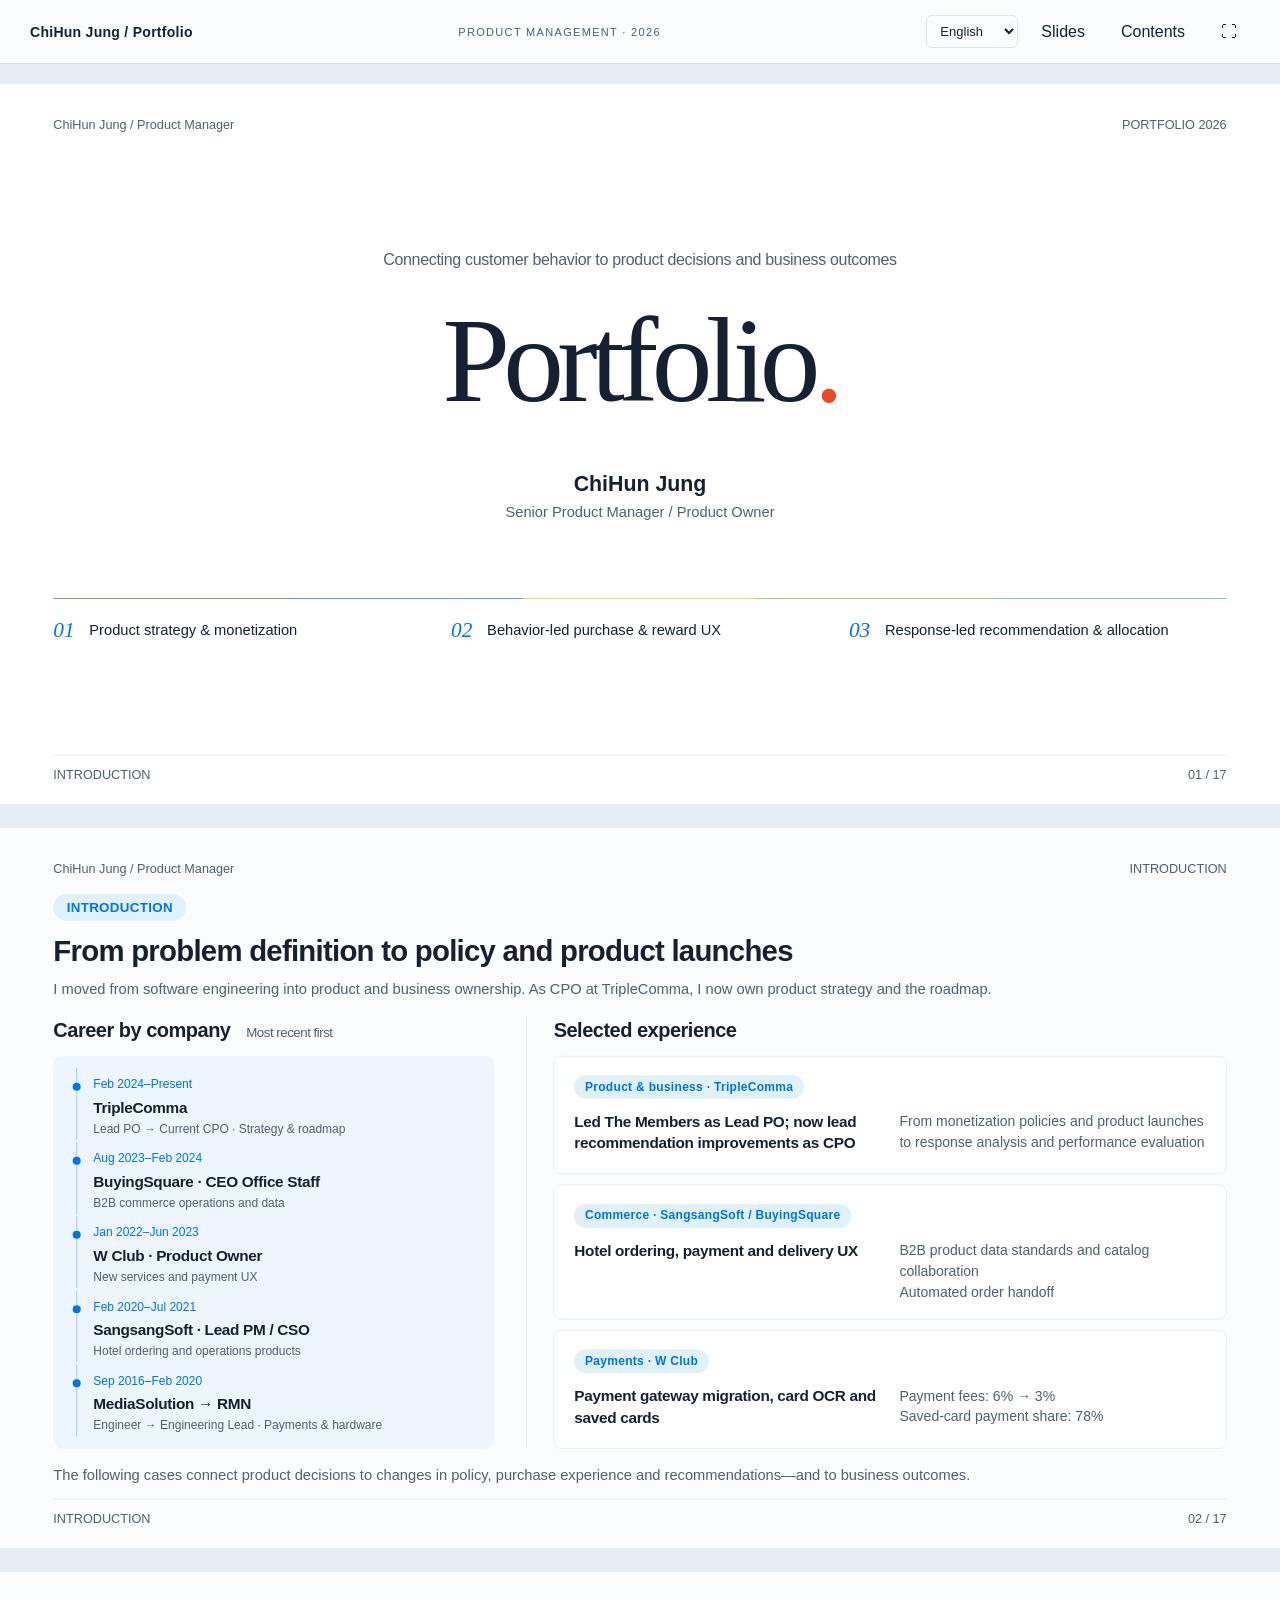
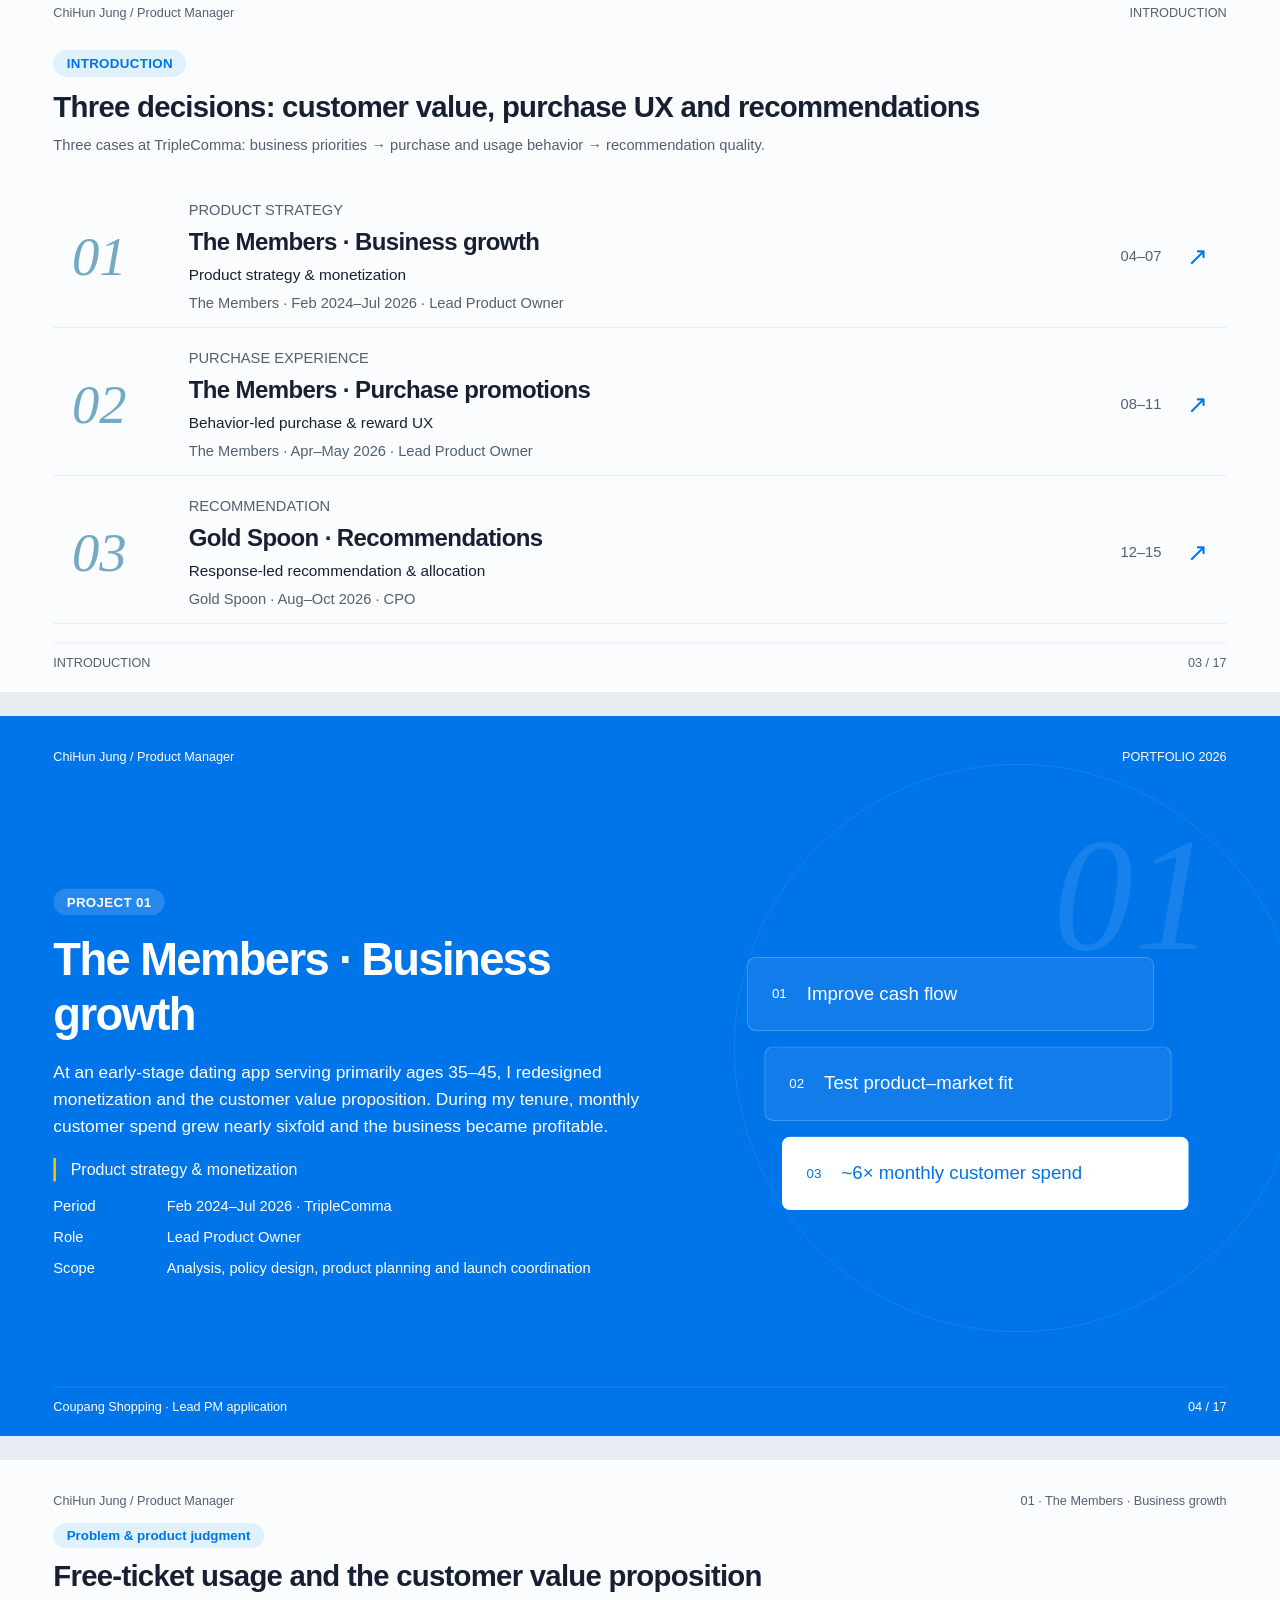
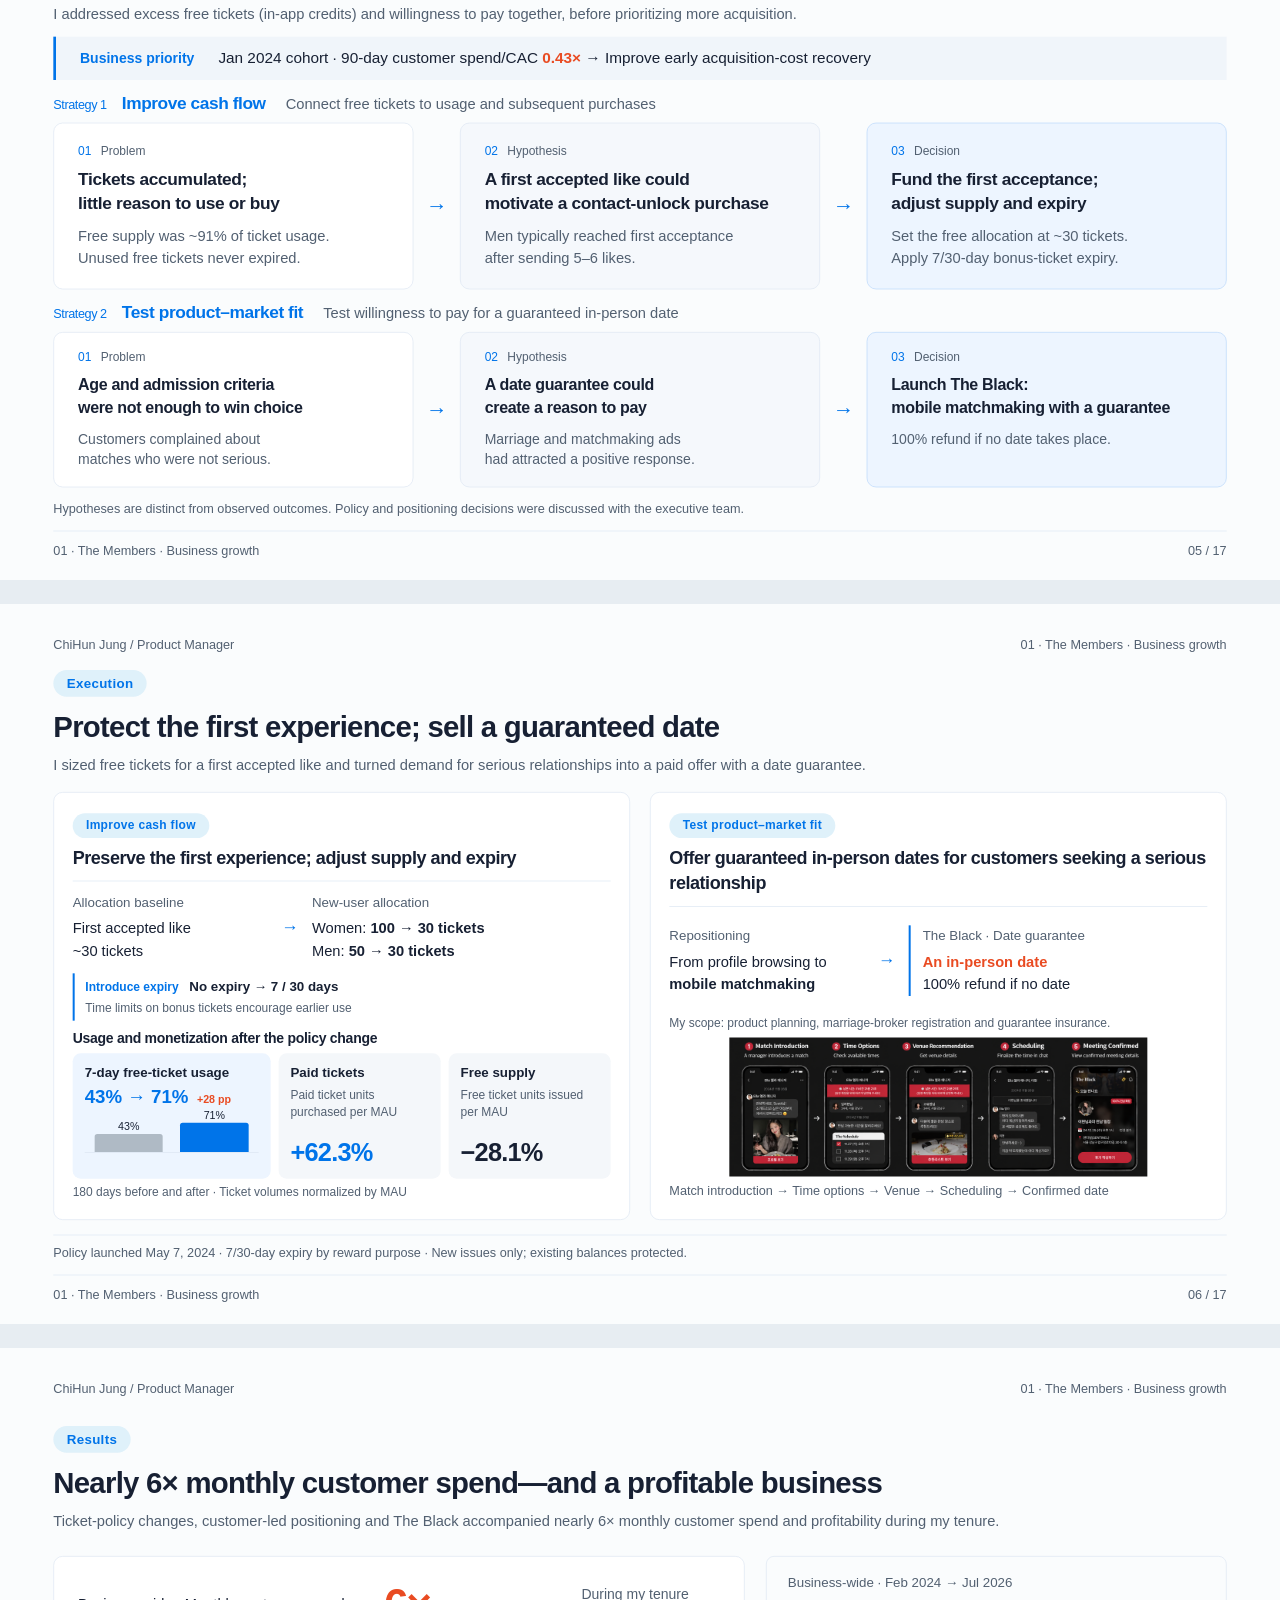
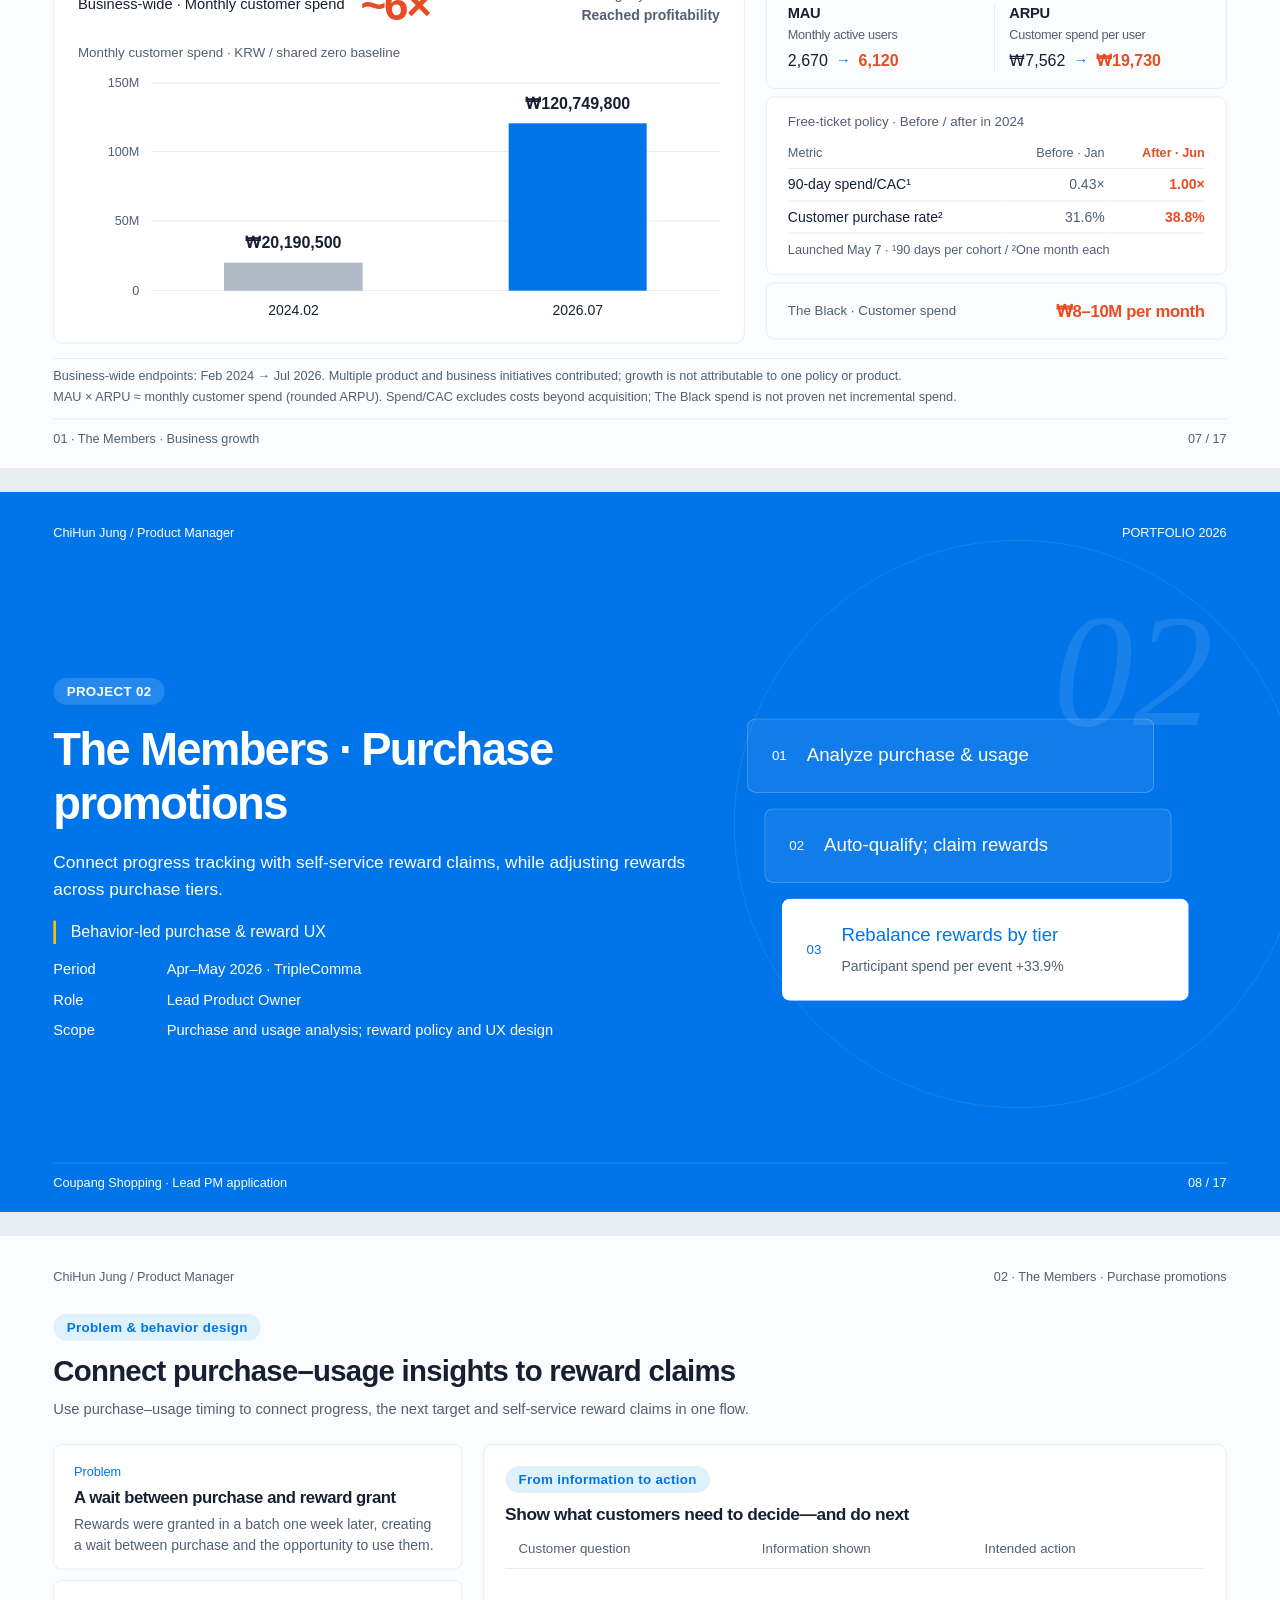
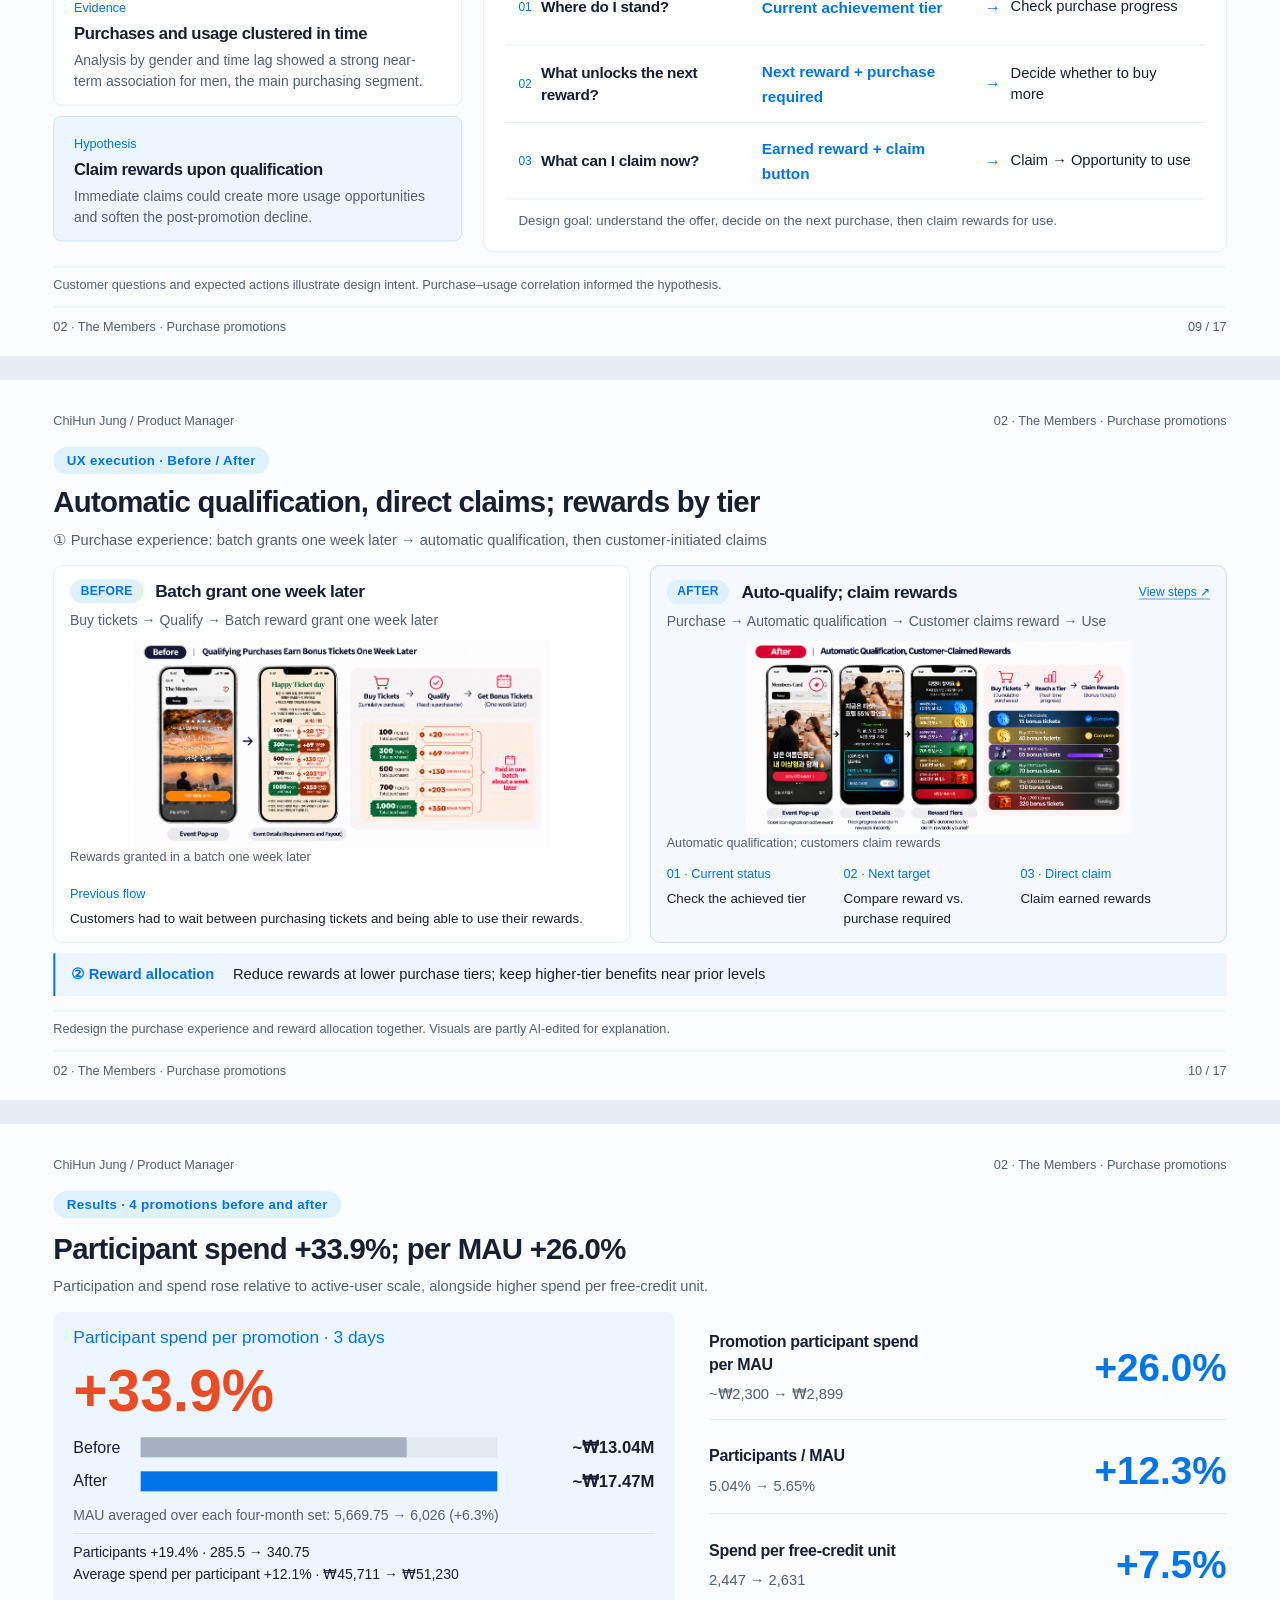
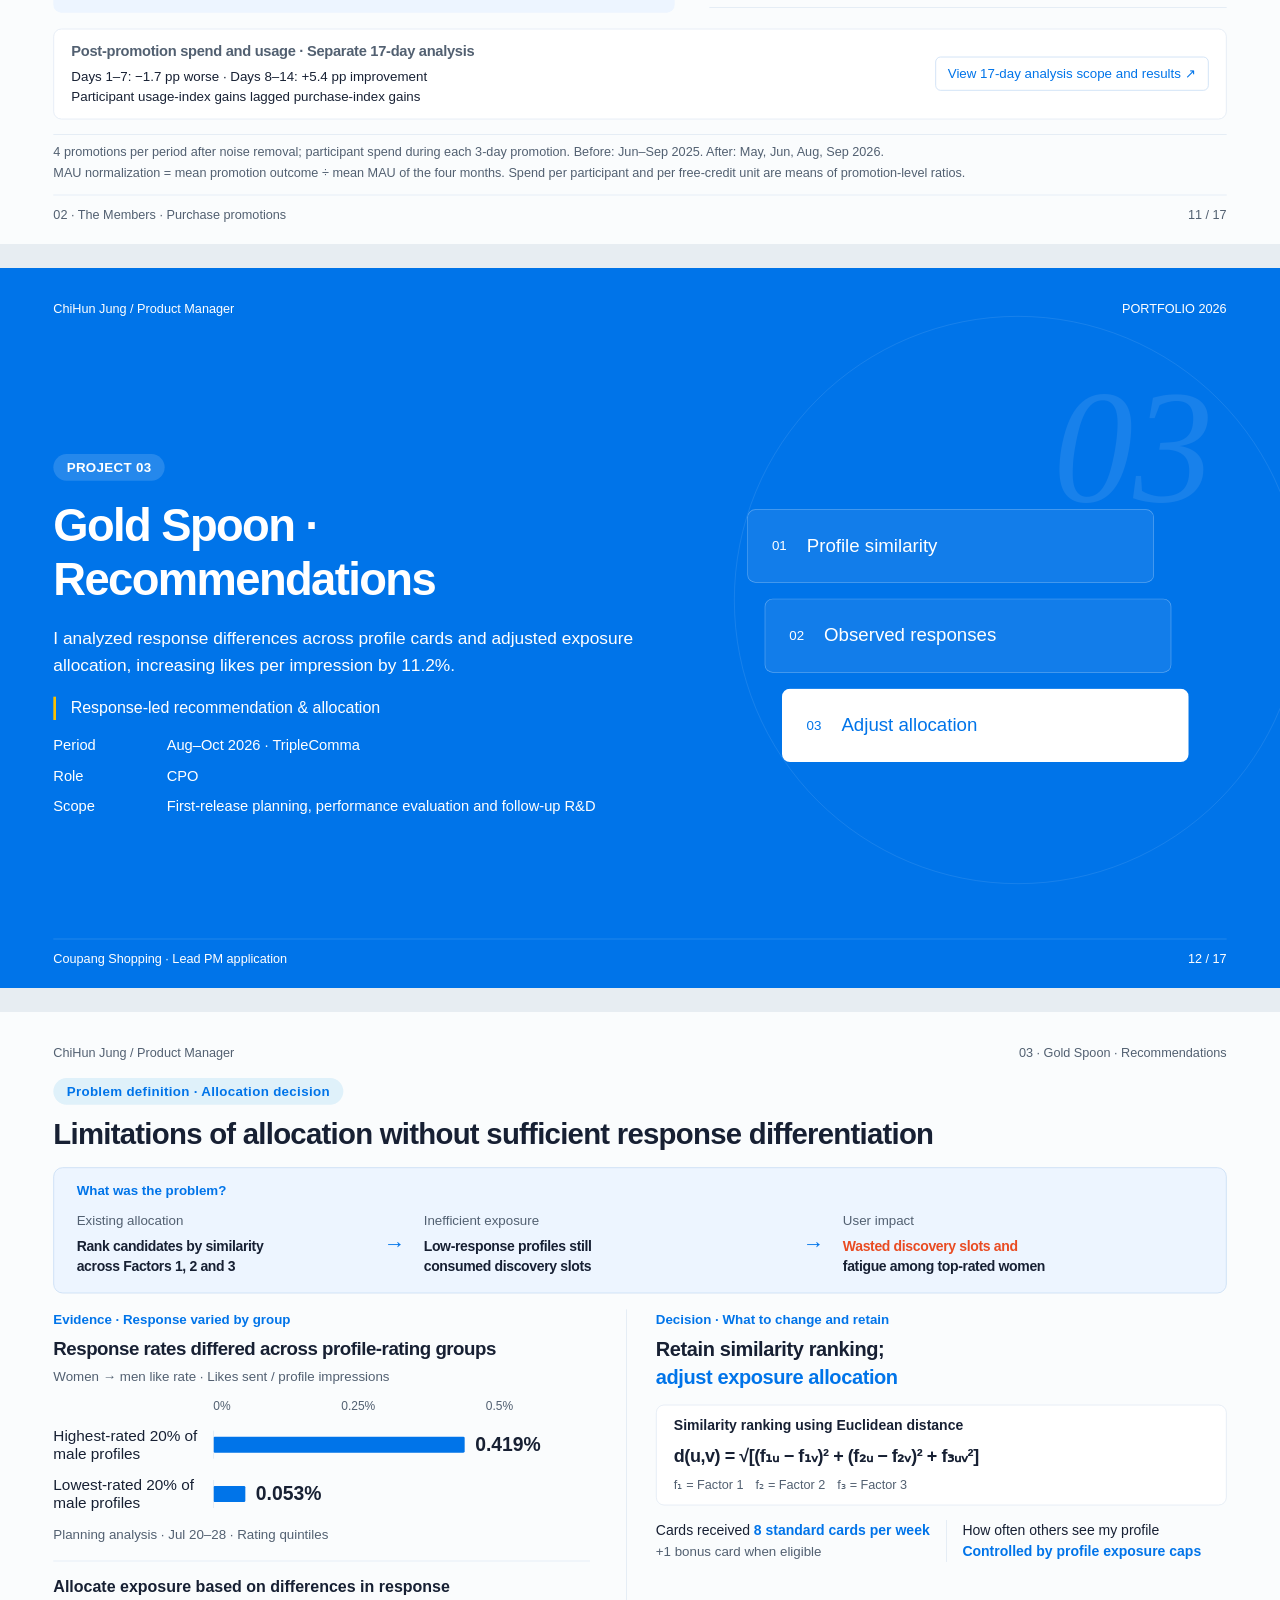
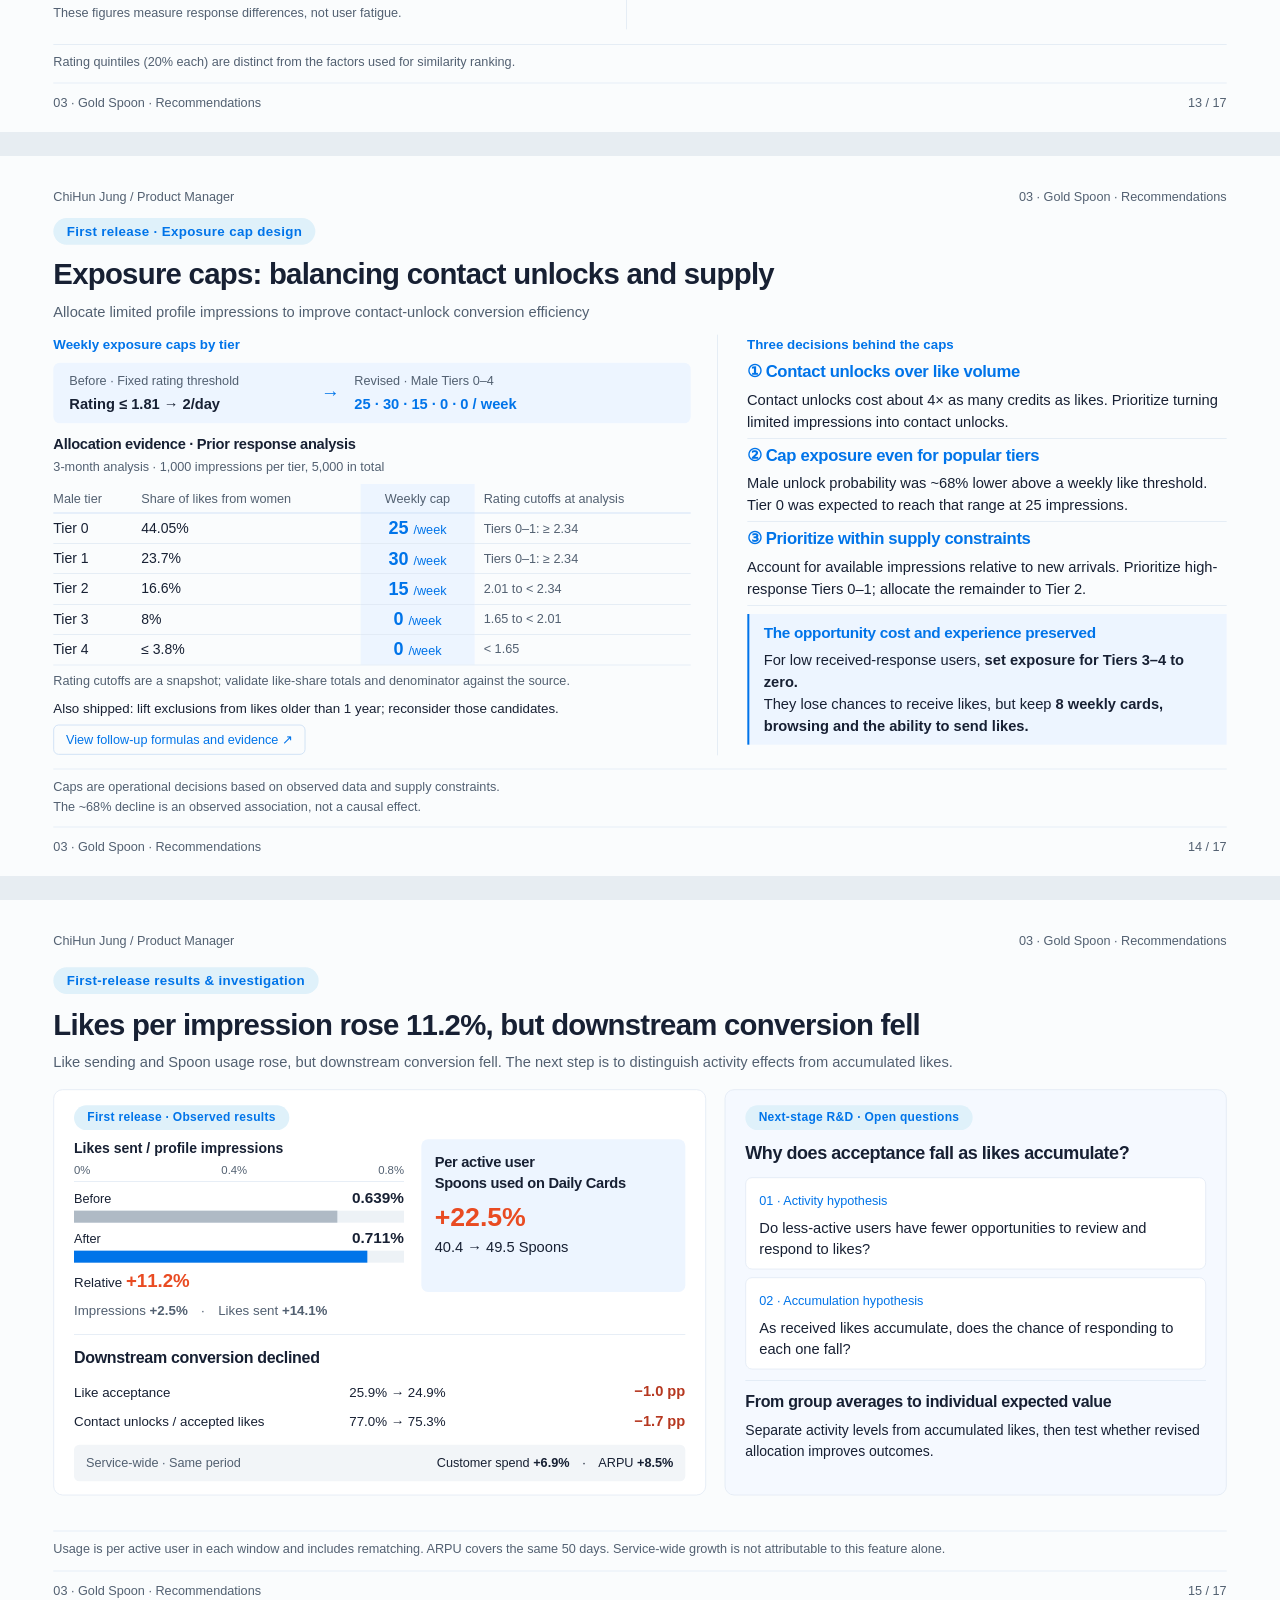
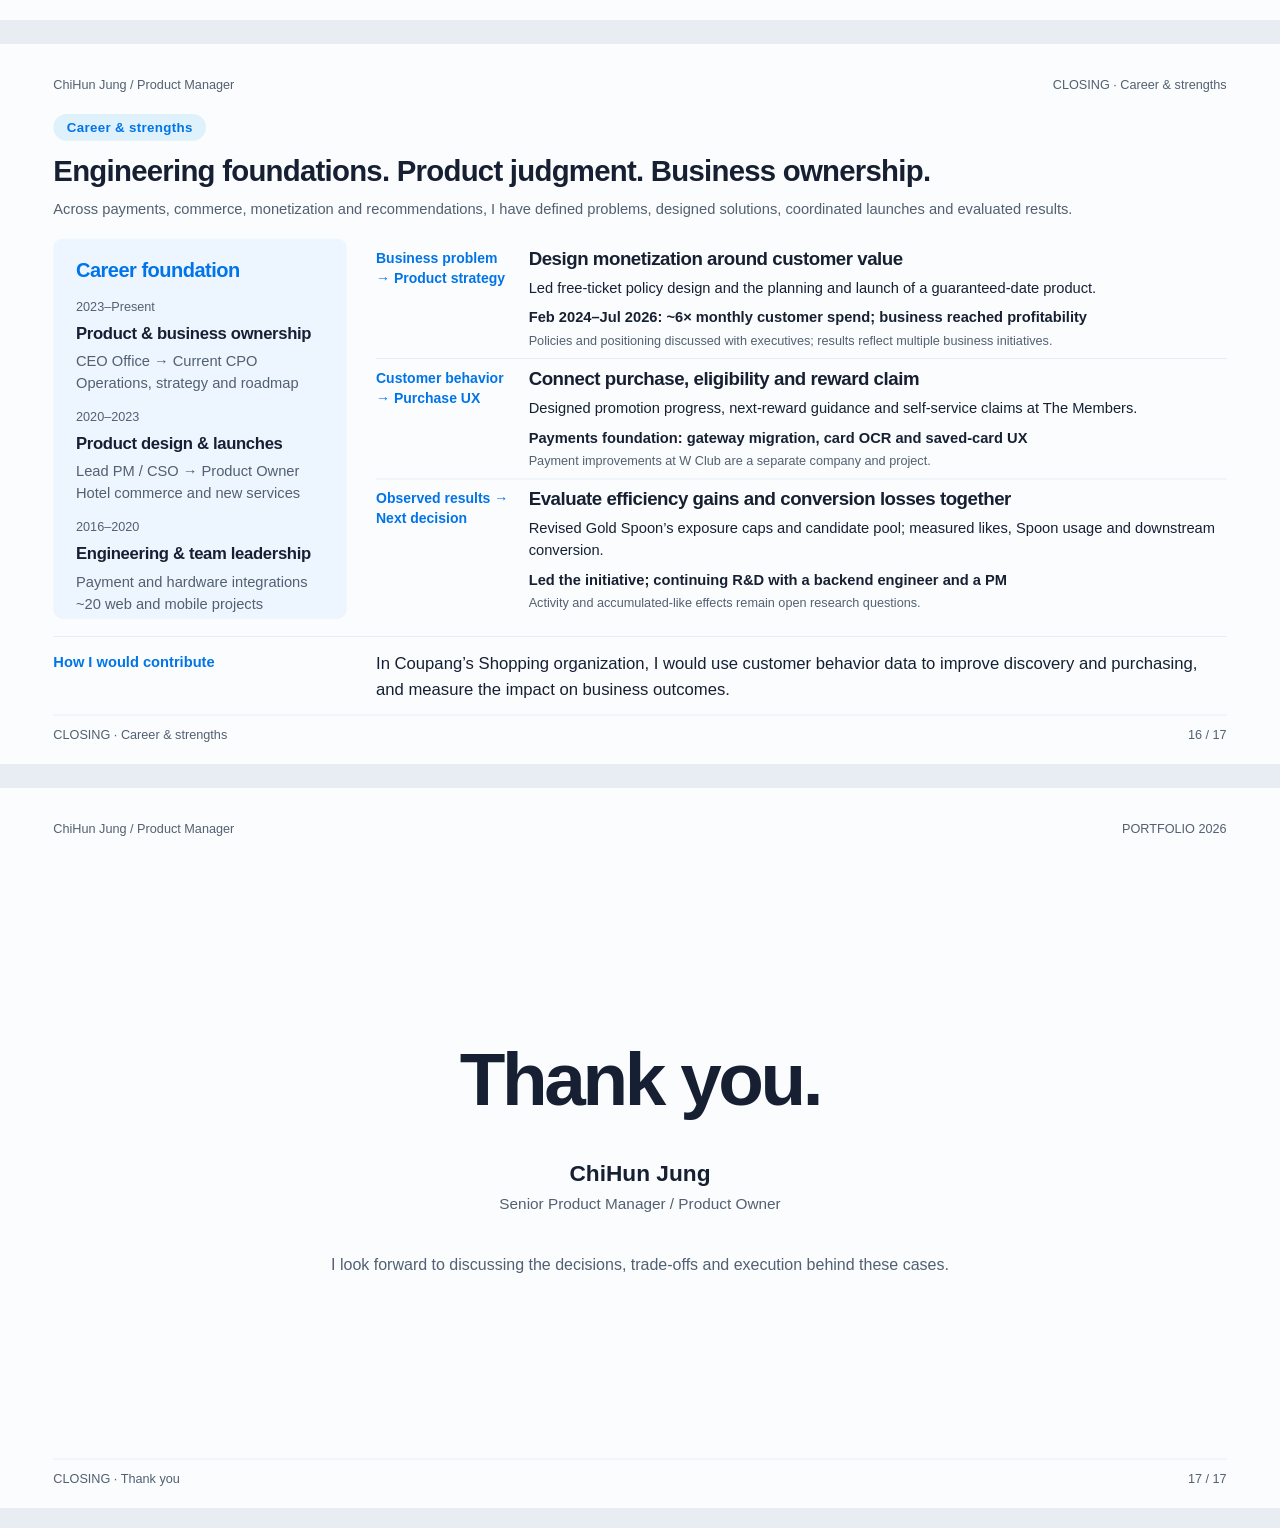
<file: index.html>
<!doctype html>
<html lang="ko">
<head>
<meta charset="utf-8"><meta name="viewport" content="width=device-width,initial-scale=1">
<meta name="description" content="제품 전략, 구매·보상 경험, 추천·배정 판단을 담은 ChiHun Jung의 Product Management Portfolio.">
<meta name="theme-color" content="#0074E9"><title>ChiHun Jung | Product Management Portfolio</title>
<link rel="icon" href="./assets/coupang-favicon.png?v=20261111" type="image/png" sizes="32x32">
<link rel="stylesheet" href="./css/style.css?v=20261113-notes-v4">
<script defer src="./js/locales/ko.js?v=20261113-notes-v4"></script>
<script defer src="./js/locales/en.js?v=20261113-notes-v4"></script>
<script defer src="./js/portfolio-data.js?v=20261113-notes-v4"></script>
<script defer src="./js/main.js?v=20261113-notes-v4"></script>
</head>
<body>
<a class="skip" href="#slide-content">본문으로 이동</a>
<section class="presentation" aria-label="포트폴리오 프레젠테이션">
<header class="topbar"><a href="#cover" class="wordmark">ChiHun Jung / Portfolio</a><span class="edition">PRODUCT MANAGEMENT · 2026</span><nav aria-label="주요 탐색"><select id="language-select" aria-label="언어 선택"><option value="ko">한국어</option><option value="en">English</option></select><button id="mode-toggle">이어 읽기</button><button id="toc-open">목차</button><button id="fullscreen" aria-label="전체 화면">⛶</button></nav></header>
<main id="stage"><button id="side-previous" class="side-arrow side-left" aria-label="이전 슬라이드">‹</button><button id="side-next" class="side-arrow side-right" aria-label="다음 슬라이드">›</button><div id="slide-content" tabindex="-1"></div></main>
<footer class="deck-footer"><span id="section-name"></span><div class="navigation"><button id="previous" aria-label="이전 슬라이드">←</button><span id="counter" aria-live="polite"></span><button id="next" aria-label="다음 슬라이드">→</button></div><span class="key-hint">방향키 또는 스와이프로 이동</span></footer><div class="progress-track"><div id="progress"></div></div>
</section>
<dialog id="toc-dialog" aria-labelledby="toc-title"><div class="dialog-heading"><h2 id="toc-title">프로젝트와 주요 내용</h2><button data-close aria-label="목차 닫기">×</button></div><div id="toc-list"></div></dialog>
<dialog id="image-dialog" aria-labelledby="image-caption"><div class="dialog-heading"><h2>자료 보기</h2><button data-close aria-label="이미지 닫기">×</button></div><img id="expanded-image" alt=""><p id="image-caption"></p></dialog>
<div id="toast" role="status"></div><noscript>이 포트폴리오를 탐색하려면 JavaScript를 활성화해 주세요.</noscript>
</body>
</html>
</file>
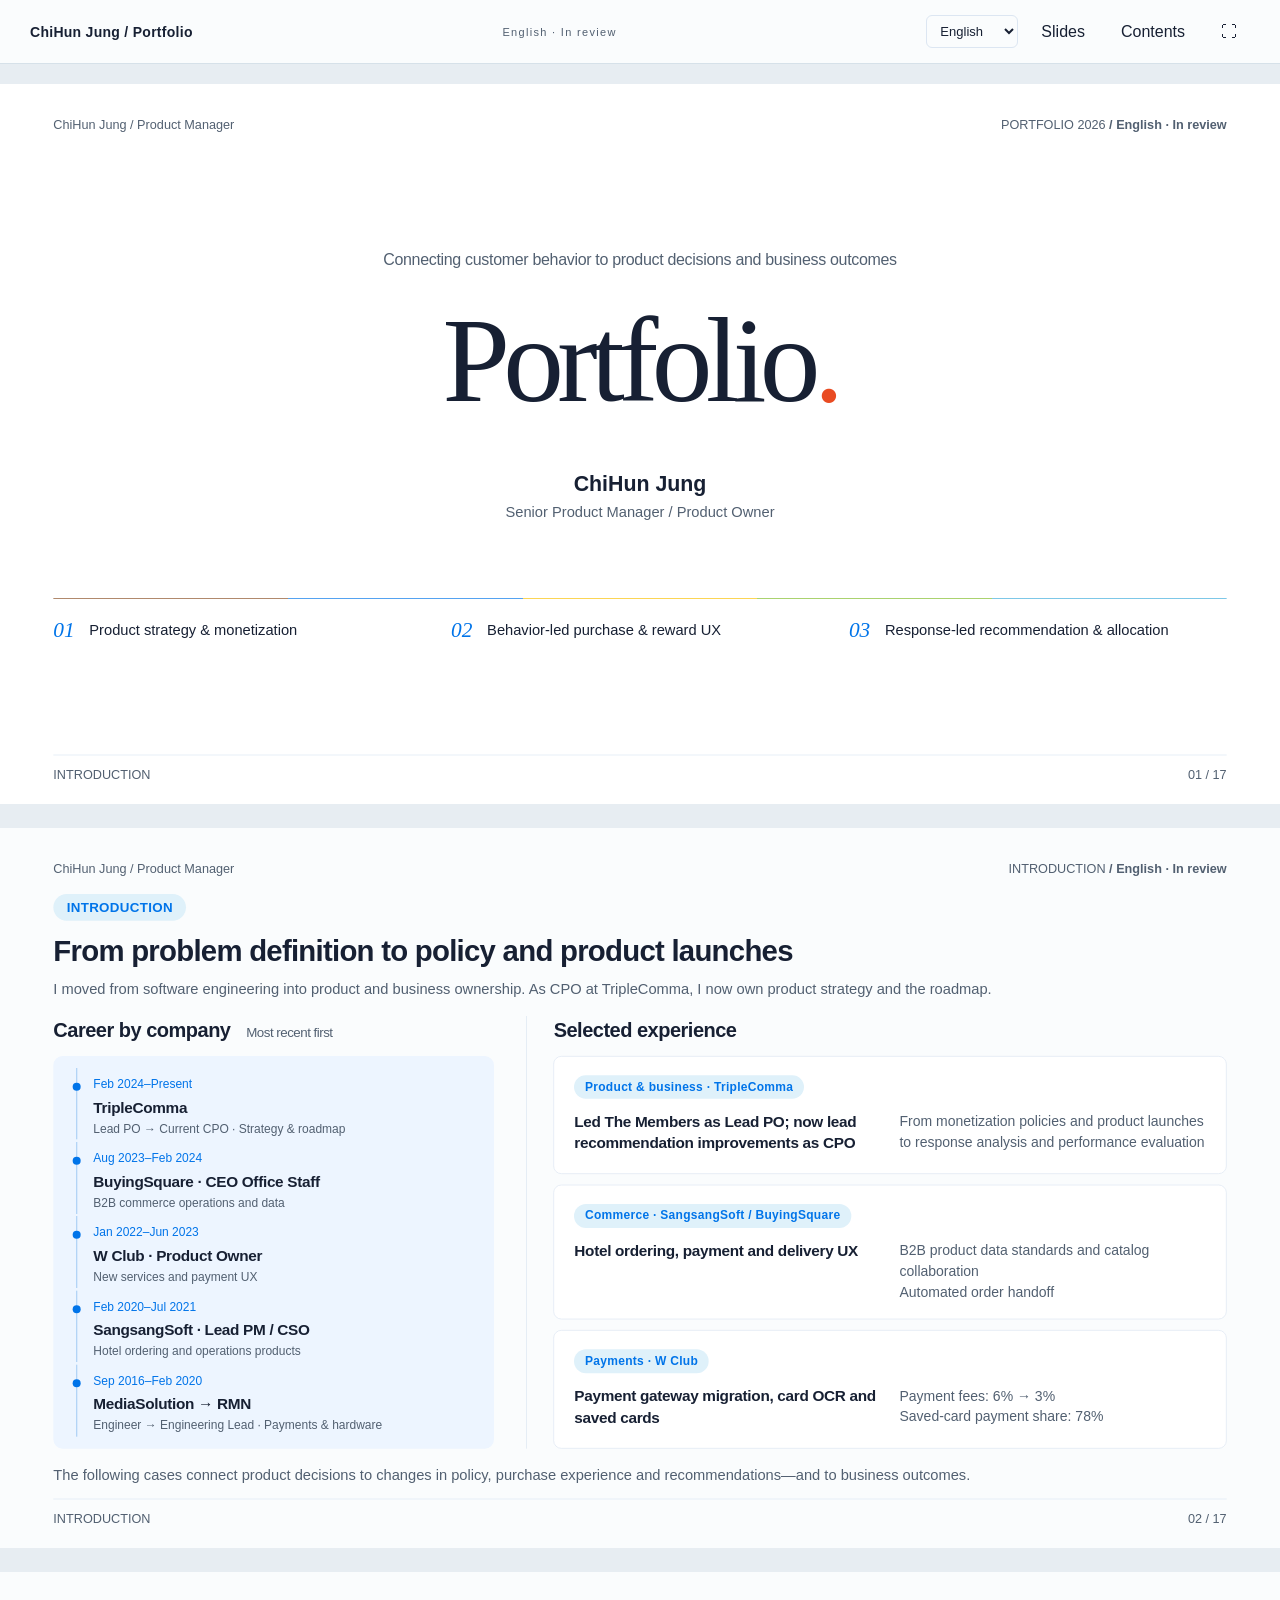
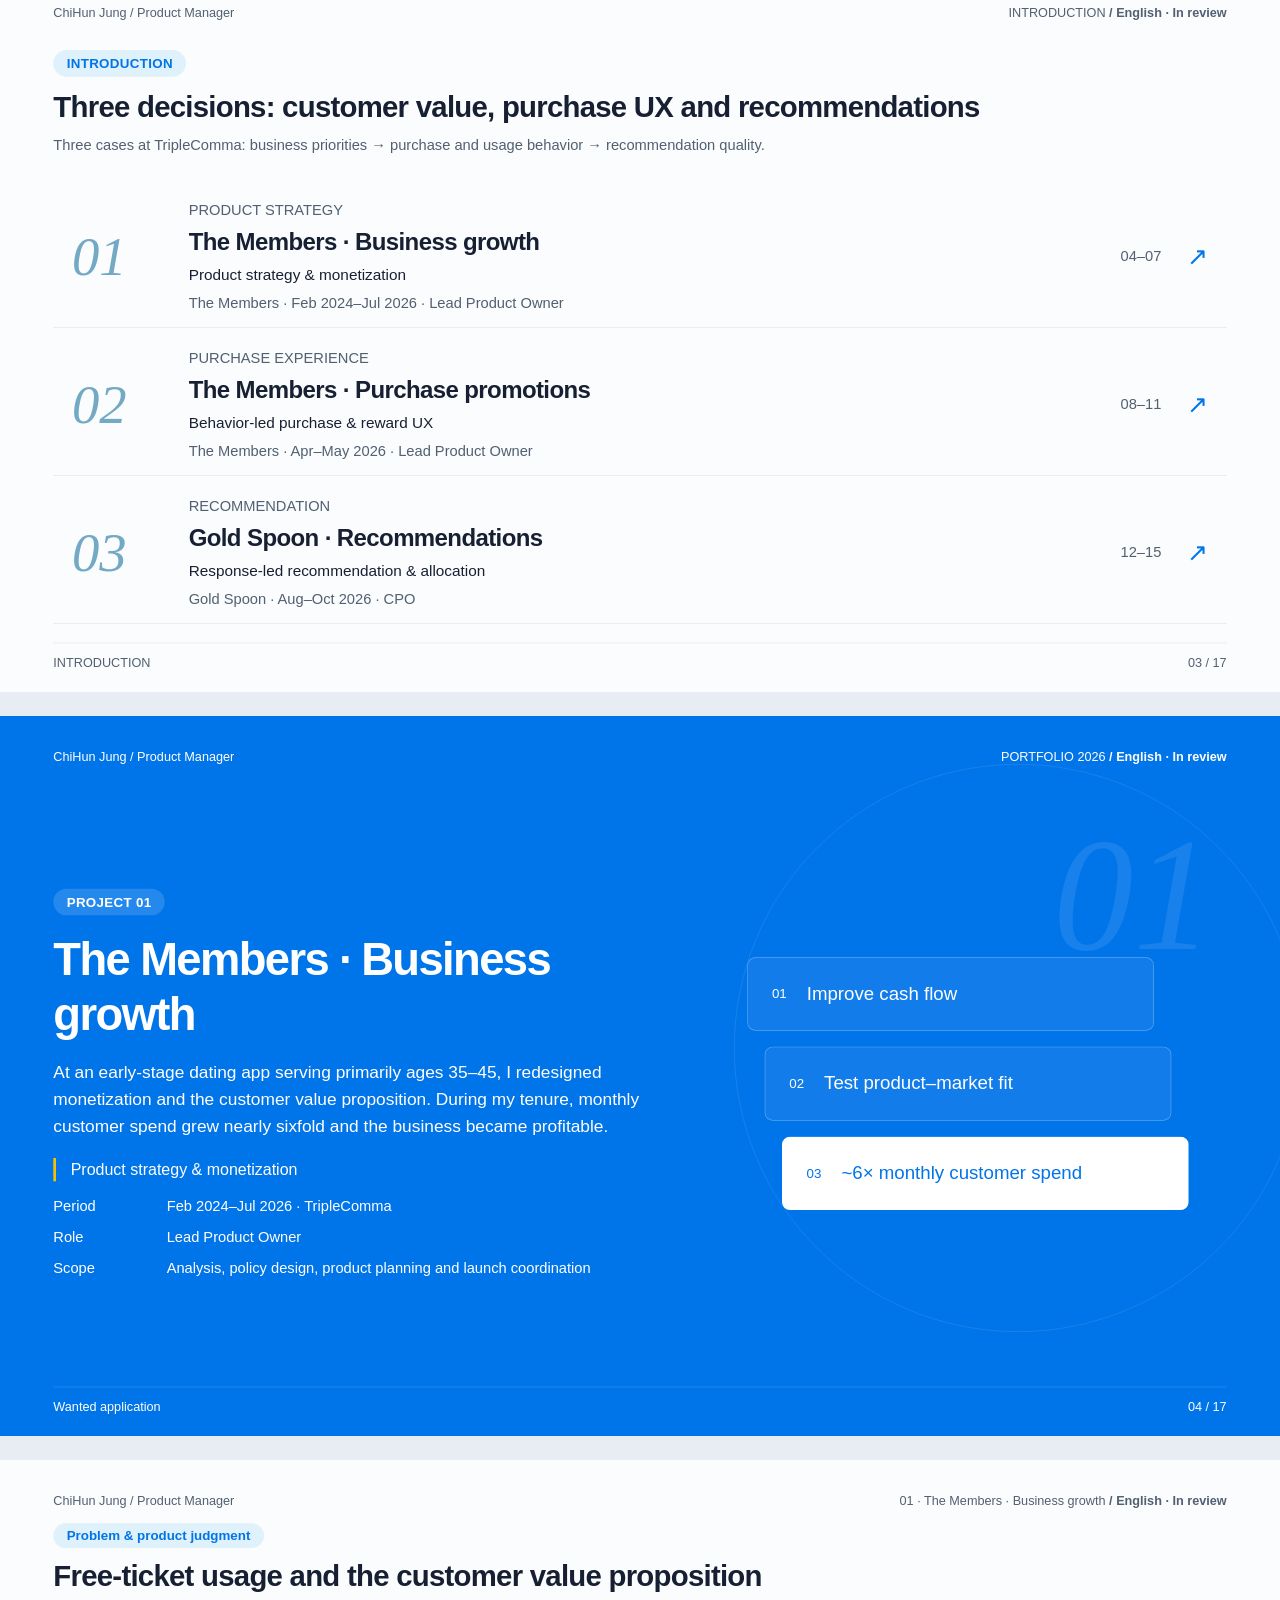
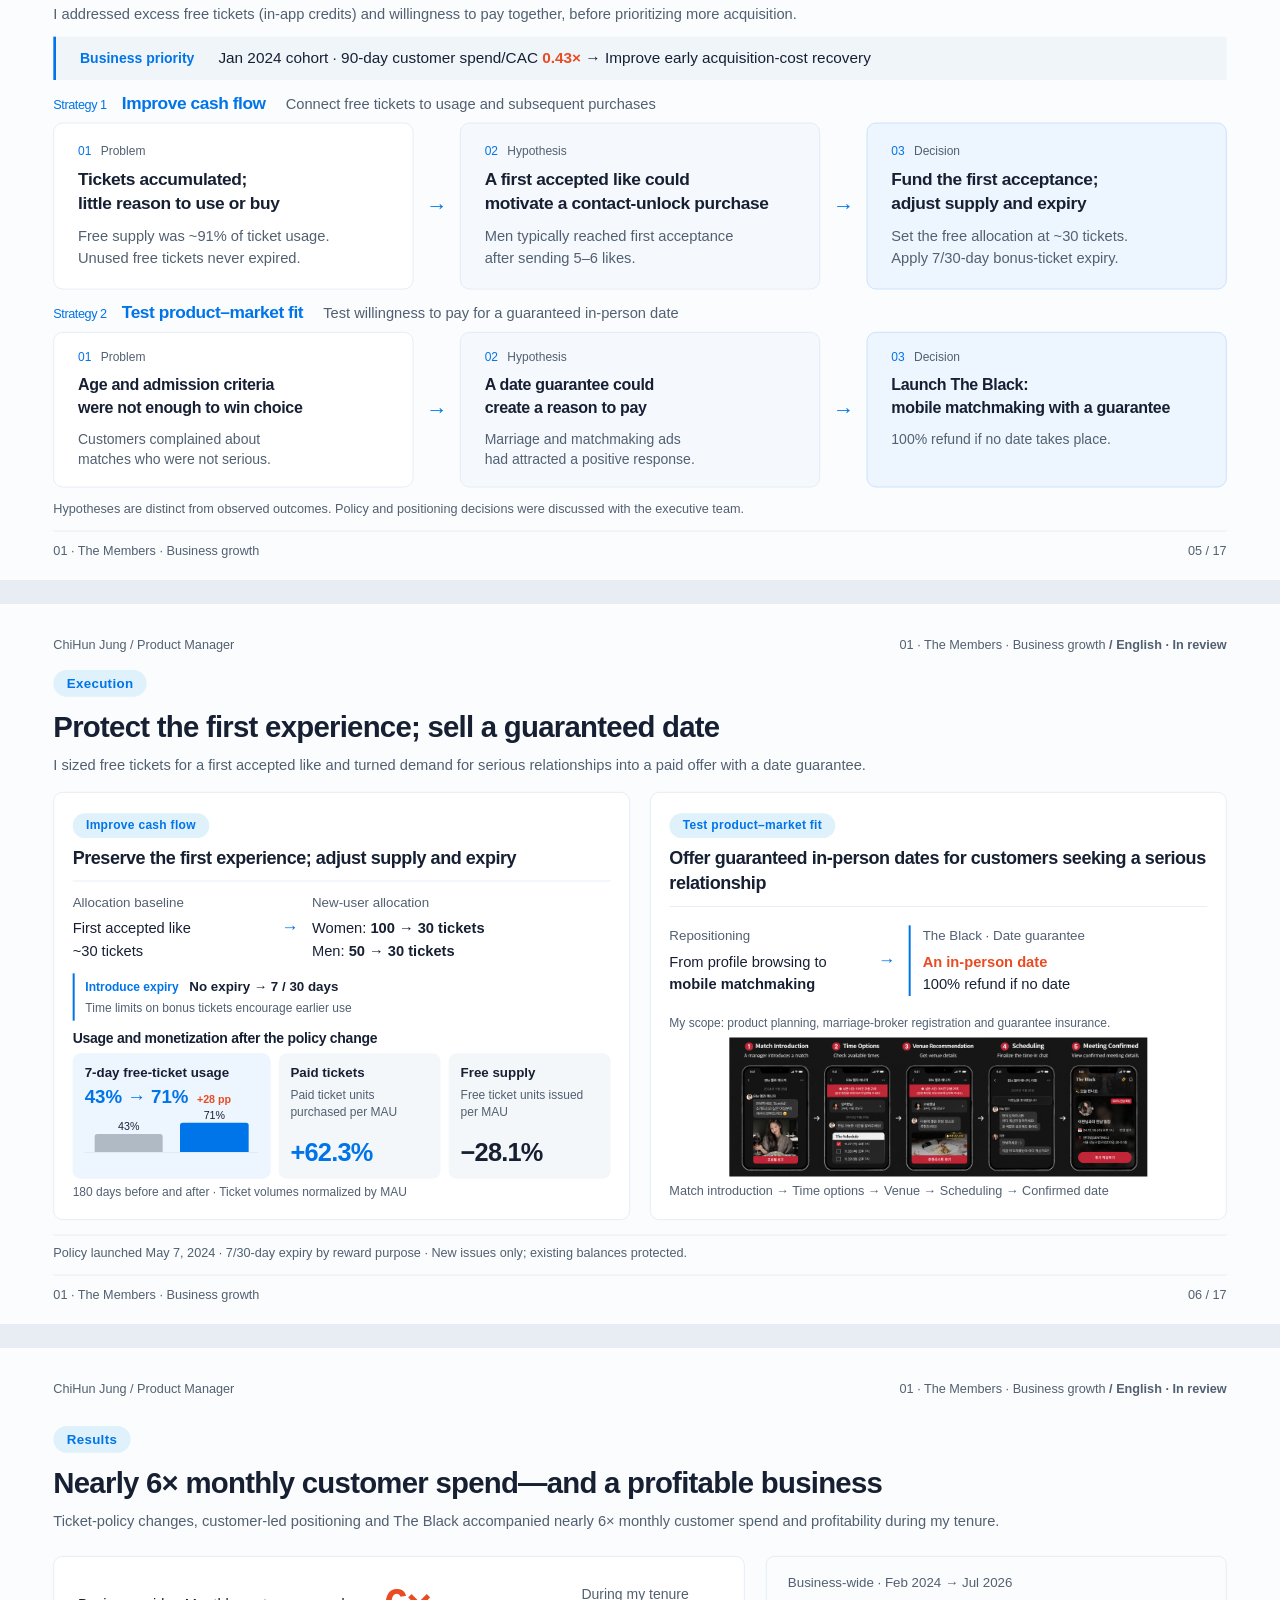
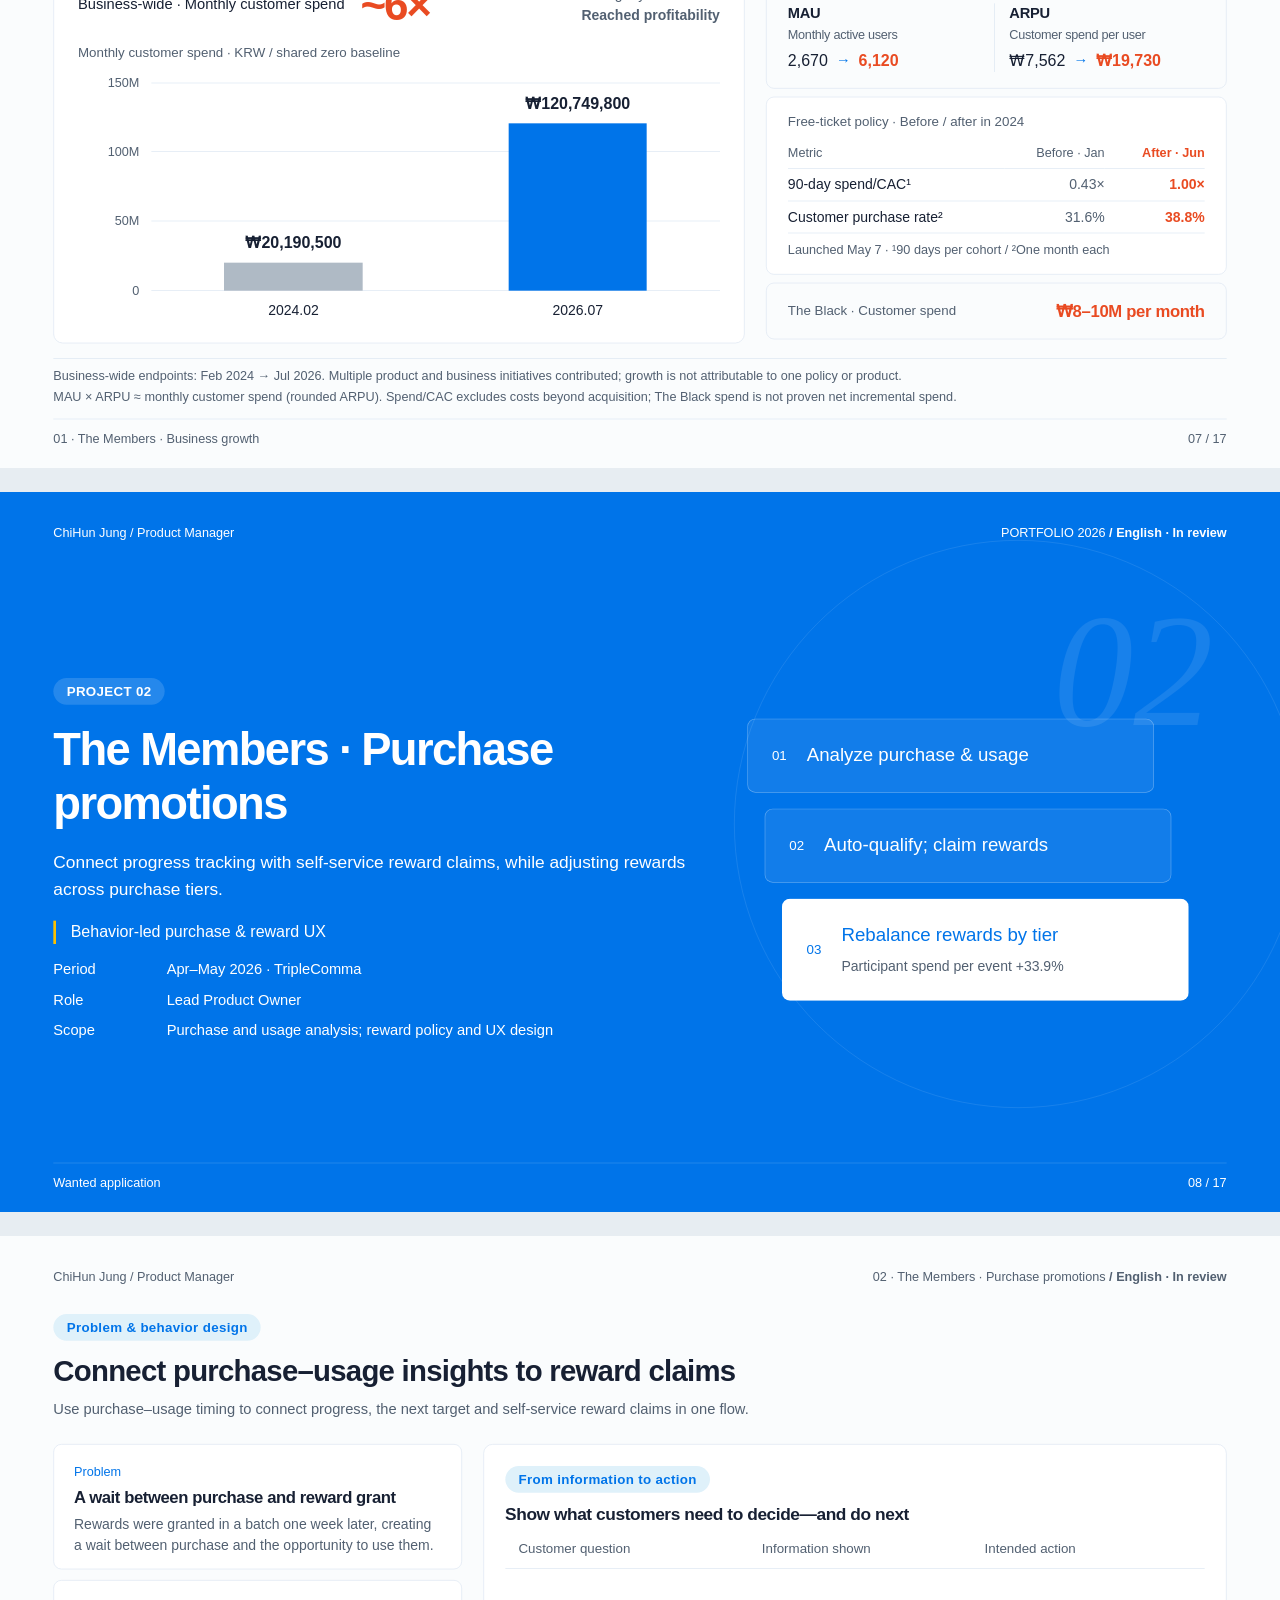
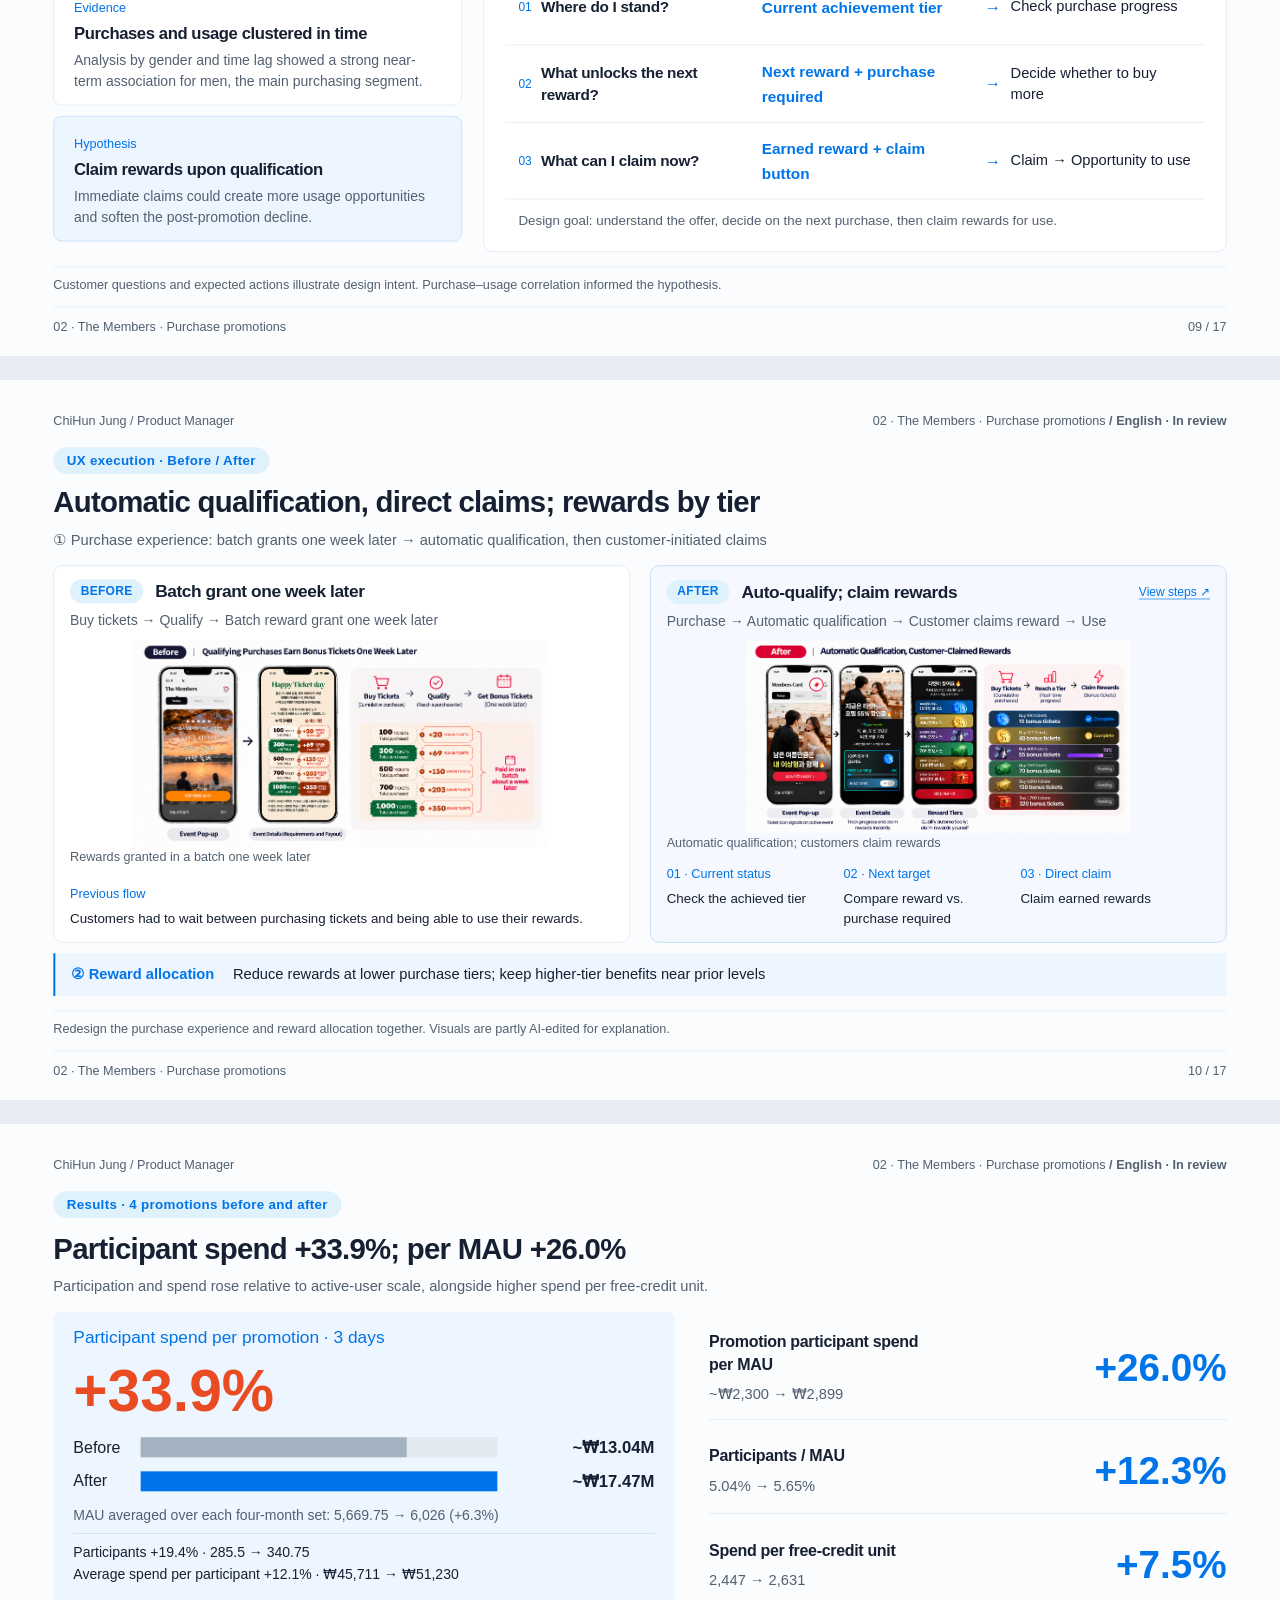
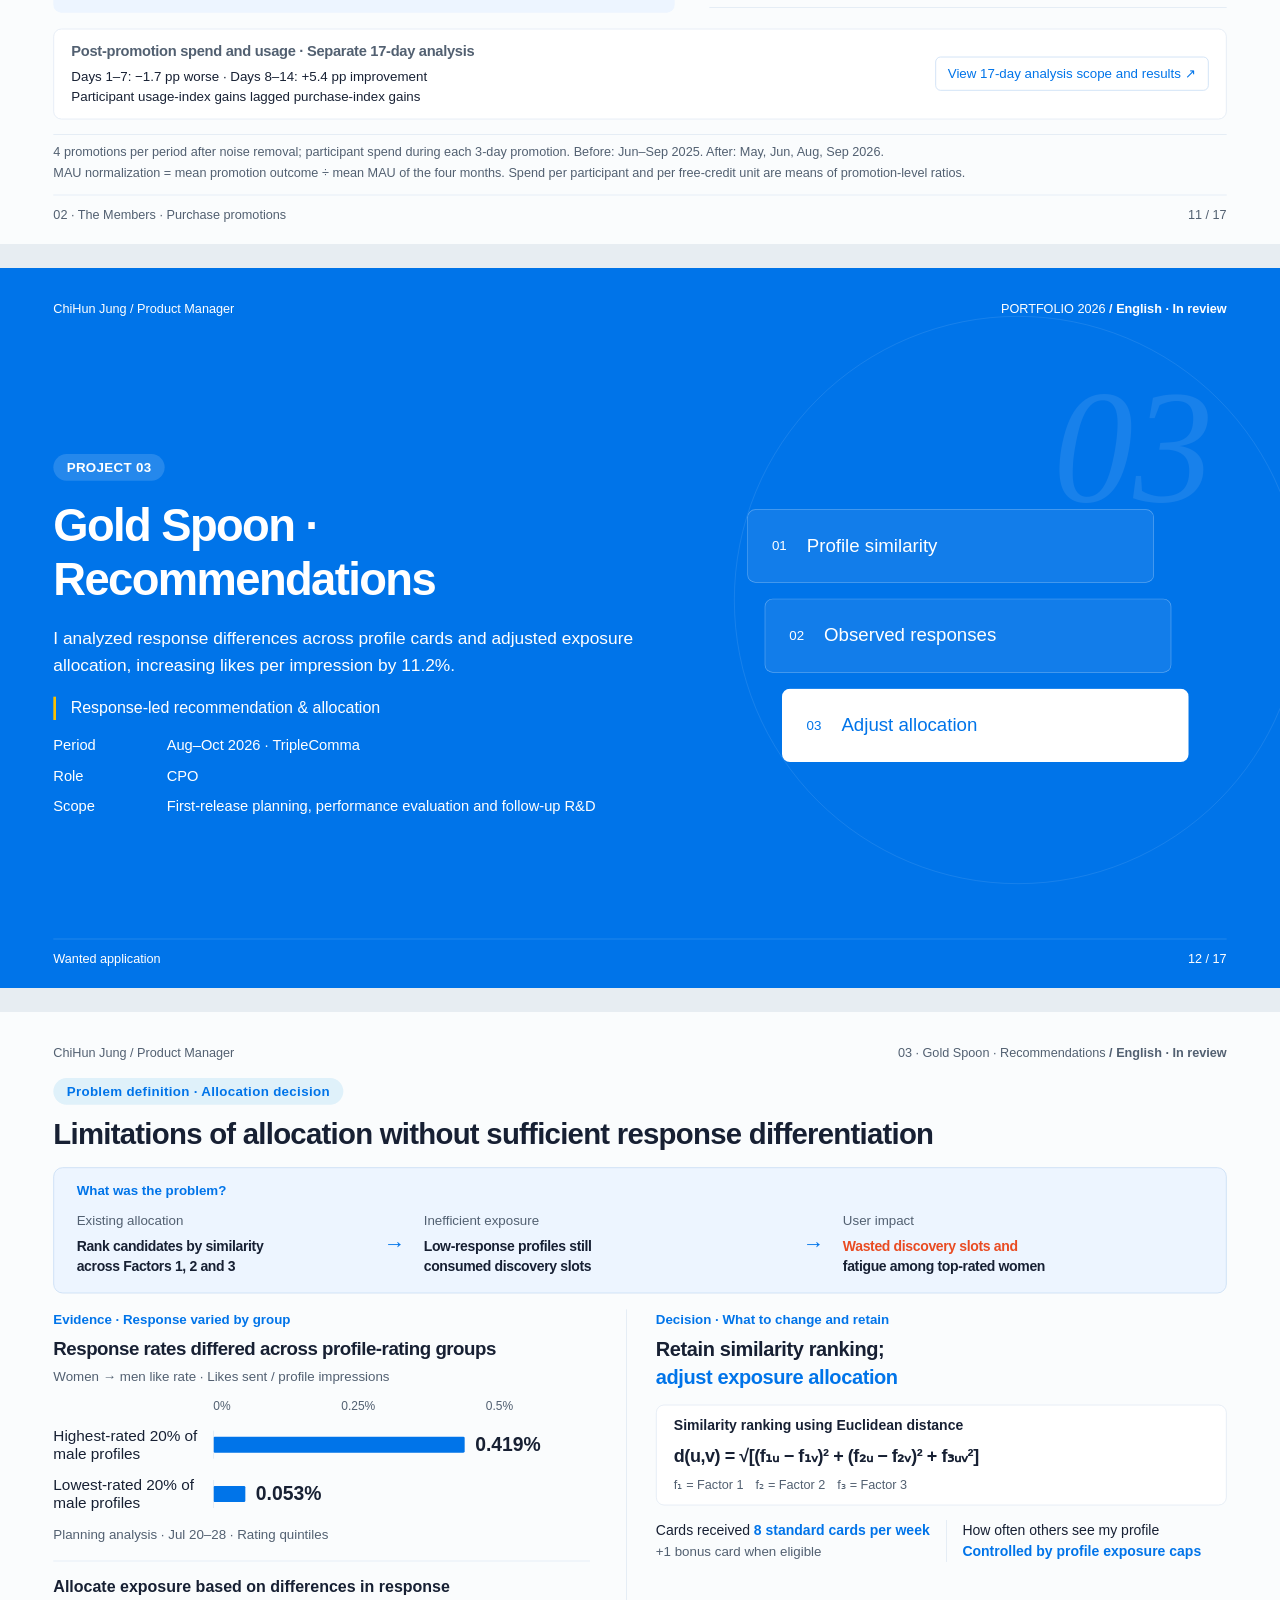
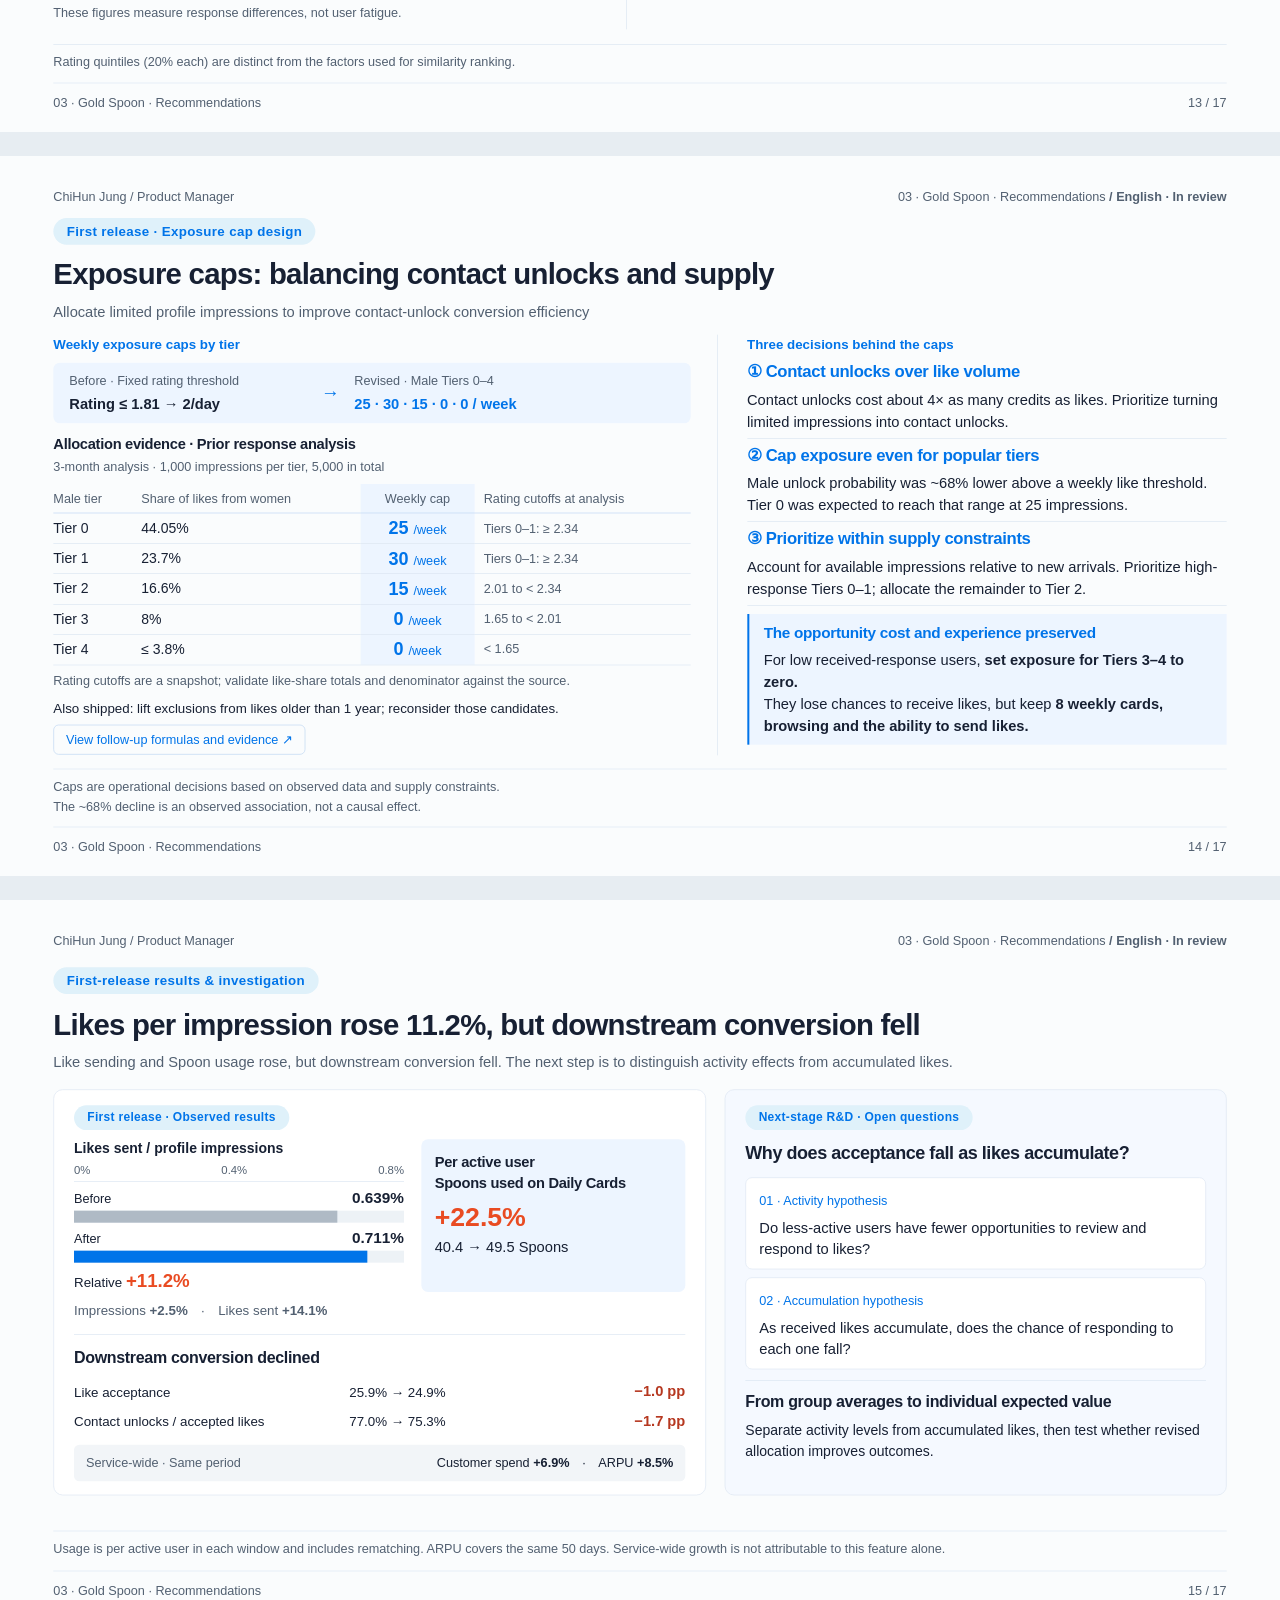
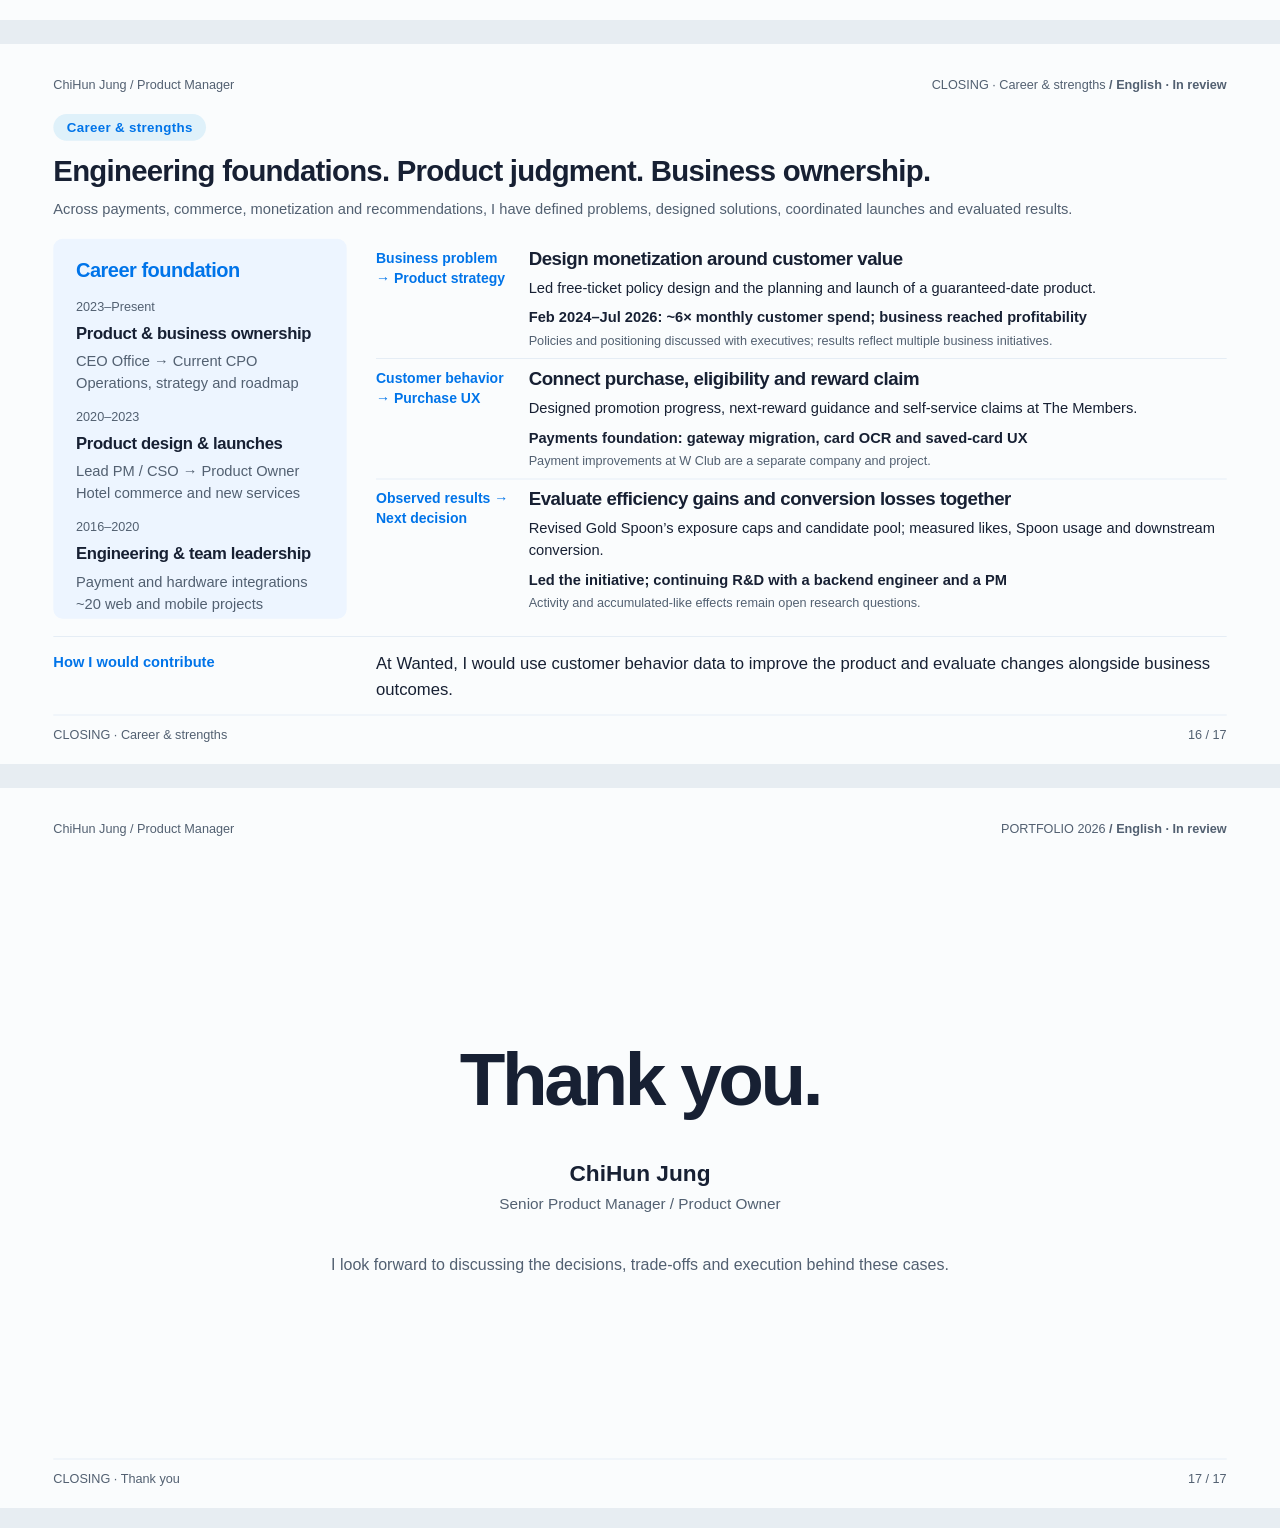
<file: wantedk4/index.html>
<!doctype html>
<html lang="ko">
<head>
<meta charset="utf-8"><meta name="viewport" content="width=device-width,initial-scale=1">
<meta name="description" content="제품 전략, 구매·보상 경험, 추천·배정 판단을 담은 ChiHun Jung의 Product Management Portfolio.">
<meta name="theme-color" content="#0074E9"><title>ChiHun Jung | Wanted Portfolio</title>
<link rel="icon" href="./assets/favicon.svg" type="image/svg+xml">
<link rel="stylesheet" href="./css/style.css?v=20261113-notes-v4">
<script defer src="./js/locales/ko.js?v=20261113-notes-v4"></script>
<script defer src="./js/locales/en.js?v=20261113-notes-v4"></script>
<script defer src="./js/portfolio-data.js?v=20261113-notes-v4"></script>
<script defer src="./js/main.js?v=20261113-notes-v4"></script>
</head>
<body>
<a class="skip" href="#slide-content">본문으로 이동</a>
<section class="presentation" aria-label="포트폴리오 프레젠테이션">
<header class="topbar"><a href="#cover" class="wordmark">ChiHun Jung / Portfolio</a><span class="edition">PRODUCT MANAGEMENT · 2026</span><nav aria-label="주요 탐색"><select id="language-select" aria-label="언어 선택"><option value="ko">한국어</option><option value="en">English</option></select><button id="mode-toggle">이어 읽기</button><button id="toc-open">목차</button><button id="fullscreen" aria-label="전체 화면">⛶</button></nav></header>
<main id="stage"><button id="side-previous" class="side-arrow side-left" aria-label="이전 슬라이드">‹</button><button id="side-next" class="side-arrow side-right" aria-label="다음 슬라이드">›</button><div id="slide-content" tabindex="-1"></div></main>
<footer class="deck-footer"><span id="section-name"></span><div class="navigation"><button id="previous" aria-label="이전 슬라이드">←</button><span id="counter" aria-live="polite"></span><button id="next" aria-label="다음 슬라이드">→</button></div><span class="key-hint">방향키 또는 스와이프로 이동</span></footer><div class="progress-track"><div id="progress"></div></div>
</section>
<dialog id="toc-dialog" aria-labelledby="toc-title"><div class="dialog-heading"><h2 id="toc-title">프로젝트와 주요 내용</h2><button data-close aria-label="목차 닫기">×</button></div><div id="toc-list"></div></dialog>
<dialog id="image-dialog" aria-labelledby="image-caption"><div class="dialog-heading"><h2>자료 보기</h2><button data-close aria-label="이미지 닫기">×</button></div><img id="expanded-image" alt=""><p id="image-caption"></p></dialog>
<div id="toast" role="status"></div><noscript>이 포트폴리오를 탐색하려면 JavaScript를 활성화해 주세요.</noscript>
</body>
</html>
</file>
<file: css/style.css>
/* One active design system. Logical 1920 × 1080 slides scale as a whole. */
:root {
  --brand-brown:#894F24;
  --primary:#E94B22;
  --brand-yellow:#FAC000;
  --brand-green:#80BC27;
  --brand-blue:#3DACDC;
  --ink:#172033;
  --muted:#526071;
  --secondary:#0074E9;
  --tint:#EDF5FF;
  --line:#DCE6F2;
  --paper:#FAFCFD;
  --negative:#B63820;
  --sans:-apple-system,BlinkMacSystemFont,'Apple SD Gothic Neo','Malgun Gothic',sans-serif;
  --display:Georgia,'Times New Roman',serif;
}
* {
  box-sizing:border-box;
}
body {
  margin:0;
  background:#E7EDF2;
  color:var(--ink);
  font-family:var(--sans);
  word-break:keep-all;
  -webkit-font-smoothing:antialiased;
}
h1,h2,h3,p,figure,dl {
  margin:0;
}
a {
  color:inherit;
  text-decoration:none;
}
button {
  font:inherit;
  color:inherit;
  cursor:pointer;
}
button:disabled {
  opacity:.25;
  cursor:default;
}
button:focus-visible,a:focus-visible {
  outline:3px solid var(--secondary);
  outline-offset:5px;
}
.skip {
  position:fixed;
  top:-100px;
  left:20px;
  padding:14px;
  background:white;
  z-index:99;
}
.skip:focus {
  top:10px;
}
.presentation {
  height:100svh;
  min-height:420px;
  display:grid;
  grid-template-rows:64px minmax(0,1fr) 58px 3px;
}
.topbar,.deck-footer {
  display:flex;
  align-items:center;
  justify-content:space-between;
  padding:0 30px;
  gap:24px;
  background:#FAFCFD;
}
.topbar {
  border-bottom:1px solid #D6E1E9;
}
.wordmark {
  font-size:14px;
  font-weight:700;
  letter-spacing:.02em;
}
.topbar nav {
  display:flex;
  align-items:center;
  gap:10px;
}
.topbar button,.deck-footer button {
  border:0;
  border-radius:6px;
  background:transparent;
  padding:9px 13px;
}
#language-select {
  font:inherit;
  font-size:13px;
  color:var(--ink);
  background:transparent;
  border:1px solid var(--line);
  border-radius:6px;
  width:92px;
  flex-shrink:0;
  padding:7px 18px 7px 9px;
}
#language-select:focus-visible { outline:3px solid var(--secondary); outline-offset:3px; }
.locale-draft-label { color:inherit; font-weight:600; }
.topbar button:hover,.deck-footer button:hover {
  background:var(--tint);
}
.edition {
  font-size:11px;
  letter-spacing:.12em;
  color:var(--muted);
}
#stage {
  position:relative;
  min-height:0;
  overflow:hidden;
}
#slide-content {
  height:100%;
  display:flex;
  align-items:center;
  justify-content:center;
  outline:0;
}
.side-arrow {
  position:absolute;
  top:45%;
  z-index:2;
  width:32px;
  height:60px;
  background:#fff9;
  border:0;
  border-radius:6px;
  font-size:30px;
  color:var(--secondary);
}
.side-left {
  left:3px;
}
.side-right {
  right:3px;
}
.deck-footer {
  display:grid;
  grid-template-columns:minmax(0,1fr) auto minmax(0,1fr);
  font-size:12px;
  color:var(--muted);
}
.deck-footer #section-name {
  overflow:hidden;
  text-overflow:ellipsis;
  white-space:nowrap;
}
.navigation {
  display:flex;
  align-items:center;
  gap:18px;
}
.navigation button {
  font-size:25px;
}
#counter {
  min-width:7ch;
  text-align:center;
  font-variant-numeric:tabular-nums;
}
.key-hint {
  justify-self:end;
  font-size:11px;
}
.progress-track {
  background:#D6E1E9;
}
#progress {
  height:100%;
  background:var(--secondary);
}
.slide {
  position:relative;
  flex:none;
  margin:auto;
  overflow:hidden;
  scroll-margin-top:80px;
}
.slide-canvas {
  width:1920px;
  height:1080px;
  transform:scale(var(--scale,1));
  transform-origin:top left;
  background:var(--paper);
  padding:48px 80px 30px;
  display:flex;
  flex-direction:column;
  font-size:25px;
  line-height:1.55;
  overflow:hidden;}
.slide-header,.slide-footer {
  display:flex;
  justify-content:space-between;
  align-items:center;
  font-size:19px;
  line-height:1.4;
  flex:none;
  color:var(--muted);
}
.slide-header {
  margin-bottom:42px;
}
.slide-footer {
  margin-top:20px;
  padding-top:16px;
  border-top:1px solid var(--line);
}
.slide-heading {
  flex:none;
  margin-bottom:36px;}
.tag {
  display:inline-block;
  padding:7px 20px;
  border-radius:24px;
  color:var(--secondary);
  background:#DFF1FA;
  font-size:20px;
  line-height:1.3;
  font-weight:600;
  letter-spacing:.025em;
}
.slide-heading h1 {
  font-size:48px;
  line-height:1.28;
  font-weight:700;
  letter-spacing:-.035em;
  margin:18px 0 12px;
}
.subtitle {
  font-size:23px;
  color:var(--muted);
  line-height:1.5;
}
.slide-body {
  flex:1;
  min-height:0;
  position:relative;
}
.slide-notes {
  flex:none;
  margin-top:22px;
  font-size:19px;
  line-height:1.45;
  color:var(--muted);
  border-top:1px solid var(--line);
  padding-top:12px;
}
.slide-notes p+p {
  margin-top:3px;
}
.slide-body h2 {
  font-size:30px;
  line-height:1.4;
  letter-spacing:-.025em;}
.slide-body h3 {
  font-size:25px;
  line-height:1.4;
  letter-spacing:-.02em;
}
.caption,.diagram-note {
  font-size:22px;
  line-height:1.5;
  color:var(--muted);
}
.diagram-note {
  margin-top:20px;
}
.number {
  font-size:22px;
  color:var(--secondary);
  font-weight:600;
}
.arrow {
  font-size:34px;
  color:var(--secondary);
  align-self:center;
  text-align:center;
}
.tinted {
  background:var(--tint);
}
.facts {
  display:grid;
  gap:14px;
  font-size:23px;
}
.facts>div {
  display:grid;
  grid-template-columns:150px 1fr;
  gap:20px;
}
.facts dt {
  color:var(--muted);
}
.facts dd {
  margin:0;
}
.evidence {
  max-height:260px;
  display:flex;
  flex-direction:column;
  min-height:0;
}
.image-open {
  border:0;
  background:transparent;
  min-height:0;
  display:block;
  padding:0;
}
.evidence img {
  max-height:220px;
  max-width:100%;
  object-fit:contain;
}
.evidence figcaption {
  font-size:19px;
  color:var(--muted);
}
.image-error .image-open {
  display:none;
}
/* Intro and chapter covers deliberately have different silhouettes. */
.variant-cover .slide-canvas {
  background:#fff;
}
.variant-cover .slide-body {
  display:flex;
  flex-direction:column;
  justify-content:center;
}
.cover-center {
  text-align:center;
  margin-top:-20px;
}
.cover-overline {
  font-size:24px;
  letter-spacing:-.02em;
  color:var(--muted);
}
.cover-center h1 {
  font:400 182px/1.2 var(--display);
  letter-spacing:-.055em;
  margin:26px 0 52px;
}
.cover-period {
  color:var(--primary);
}
.cover-identity>p {
  font-size:32px;
  font-weight:600;
}
.cover-identity>span {
  font-size:22px;
  color:var(--muted);
}
.cover-bottom {
  display:grid;
  grid-template-columns:repeat(3,1fr);
  gap:30px;
  margin-top:112px;
  border-top:1px solid var(--line);
  padding-top:28px;
  font-size:22px;
  border-image:linear-gradient(90deg,var(--brand-brown) 0% 20%,var(--secondary) 20% 40%,var(--brand-yellow) 40% 60%,var(--brand-green) 60% 80%,var(--brand-blue) 80% 100%) 1;
}
.cover-bottom a {
  display:flex;
  gap:22px;
  align-items:center;
}
.cover-bottom a>span {
  color:var(--secondary);
  font:italic 32px var(--display);
}
.variant-project .slide-canvas {
  background:var(--secondary);
  color:white;
  position:relative;
}
.variant-project .slide-header,.variant-project .slide-footer {
  color:#FFFFFF;
  z-index:1;
}
.variant-project .slide-footer {
  border-color:#ffffff40;
}
.variant-project .slide-body {
  display:grid;
  grid-template-columns:1.35fr 1fr;
  align-items:center;
  gap:70px;
}
.variant-project .tag {
  background:#ffffff25;
  color:#FFFFFF;
}
.project-copy {
  position:relative;
  z-index:1;
}
.project-copy h1 {
  font-size:76px;
  line-height:1.2;
  max-width:1050px;
  letter-spacing:-.045em;
  margin:26px 0;
}
.project-summary {
  font-size:28px;
  line-height:1.65;
  max-width:1000px;
  color:#FFFFFF;
}
.project-skill {
  font-size:24px;
  border-left:4px solid var(--brand-yellow);
  padding-left:22px;
  margin:28px 0 22px;
}
.variant-project .facts {
  font-size:22px;
}
.variant-project .facts dt {
  color:#FFFFFF;
}
.project-art {
  position:relative;
  height:660px;
  display:flex;
  flex-direction:column;
  justify-content:center;
  gap:24px;
}
.project-art:before {
  content:'';
  position:absolute;
  width:850px;
  height:850px;
  border:1px solid #ffffff25;
  border-radius:50%;
  top:-150px;
  left:-20px;
}
.chapter-number {
  position:absolute;
  right:20px;
  top:-74px;
  font:italic 240px/1 var(--display);
  color:#ffffff18;
}
.concept {
  position:relative;
  border:1px solid #ffffff50;
  background:#ffffff12;
  padding:34px 36px;
  font-size:28px;
  display:flex;
  align-items:center;
  gap:30px;
  border-radius:12px;
  width:610px;}
.concept span {
  font-size:20px;
  color:#FFFFFF;
}
.concept-copy { min-width:0 }
.concept-result { display:block;margin-top:12px;font-size:21px;line-height:1.45;font-weight:400;color:var(--muted) }
.concept-1 {
  margin-left:26px;
}
.concept-2 {
  margin-left:52px;
  background:#fff;
  color:var(--secondary);
}
.concept-2 span {
  color:var(--secondary);
}
/* Profile and contents. */
.variant-about .slide-header { margin-bottom:24px; }
.variant-about .slide-heading { margin-bottom:24px; }
.variant-about .slide-body { display:flex; flex-direction:column; }
.career-columns { flex:1; min-height:0; display:grid; grid-template-columns:.85fr 1.35fr; gap:48px; }
.career-history,.career-expertise { display:flex; flex-direction:column; min-height:0; }
.career-section-title { margin-bottom:18px; }
.career-section-title span { font-size:20px; font-weight:400; color:var(--muted); margin-left:16px; }
.career-journey { flex:1; min-height:0; padding:16px 26px; border-radius:14px; background:var(--tint); display:flex; flex-direction:column; justify-content:space-around; }
.career-journey section { position:relative; margin-left:8px; padding:3px 0 3px 24px; border-left:2px solid #B3D4F6; }
.career-journey section:before { content:''; position:absolute; left:-7px; top:22px; width:12px; height:12px; border-radius:50%; background:var(--secondary); }
.career-journey .caption { font-size:18px; line-height:1.25; color:var(--secondary); }
.career-journey h3 { font-size:23px; margin:4px 0; }
.career-journey p { font-size:18px; line-height:1.4; color:var(--muted); }
.career-expertise { border-left:1px solid var(--line); padding-left:40px; }
.career-proof { flex:1; min-height:0; display:flex; flex-direction:column; gap:16px; }
.career-proof section { flex:1; padding:24px 30px; border:1px solid var(--line); border-radius:12px; background:white; }
.career-proof .tag { font-size:18px; padding:6px 16px; }
.career-proof-body { display:grid; grid-template-columns:1fr 1fr; gap:28px; margin-top:18px; align-items:start; }
.career-proof h3 { font-size:23px; margin:0; }
.career-proof p { font-size:21px; line-height:1.5; color:var(--muted); }
.career-bridge { margin-top:24px; font-size:22px; color:var(--muted); }
.contents-list {
  display:flex;
  flex-direction:column;
  height:100%;
  justify-content:space-evenly;
}
.contents-list>a {
  display:grid;
  grid-template-columns:145px 1fr 250px;
  gap:30px;
  align-items:center;
  padding:20px 28px;
  border-bottom:1px solid var(--line);}
.contents-list>a:hover {
  background:var(--tint);
}
.contents-number {
  font:italic 82px var(--display);
  color:#74A9C4;
}
.contents-list h2 {
  font-size:36px;
  margin:7px 0;
}
.contents-list p:not(.caption) {
  font-size:23px;
}
.contents-list p.project-context { font-size:22px; color:var(--muted); margin-top:10px; }
.contents-page {
  font-size:22px;
  color:var(--muted);
  display:flex;
  align-items:center;
  justify-content:flex-end;
  gap:38px;
}
.contents-page b {
  font-size:38px;
  font-weight:400;
  color:var(--secondary);
}
/* Strategy: corresponding rows, visible connections, selected actions. */
.variant-strategy-decisions .slide-canvas { font-size:16px; line-height:normal; }
.variant-strategy-decisions .slide-header { margin-bottom:20px; }
.variant-strategy-decisions .slide-heading { margin-bottom:18px; }
.variant-strategy-decisions .slide-heading h1 { margin:14px 0 12px; }
.variant-strategy-decisions .tag { line-height:normal; letter-spacing:normal; }
.variant-strategy-decisions .slide-notes { margin-top:16px; border:0; padding:0; line-height:1.5; }
.variant-strategy-decisions .slide-notes p+p { margin-top:0; }
.variant-strategy-decisions .slide-footer { margin-top:18px; }
.strategy-context { display:flex; gap:36px; align-items:center; padding:16px 36px; background:#F0F5FA; border-left:4px solid var(--secondary); font-size:23px; }
.strategy-context b { font-size:21px; white-space:nowrap; color:var(--secondary); }
.strategy-context strong { color:var(--primary); }
.strategy-row-title { display:flex; align-items:baseline; gap:30px; margin:18px 0 12px; }
.strategy-row-title h2 { font-size:26px; line-height:1.3; color:var(--secondary); white-space:nowrap; }
.strategy-row-title h2 span { font-size:19px; font-weight:500; margin-right:16px; }
.strategy-row-title p { font-size:22px; color:var(--muted); }
.strategy-map { display:grid; grid-template-columns:1fr 42px 1fr 42px 1fr; gap:14px; align-items:stretch; }
.strategy-map .arrow { font-size:32px; line-height:1; }
.strategy-cell { background:white; border:1px solid var(--line); border-radius:14px; padding:30px 36px; }
.strategy-cell.hypothesis { background:#F5F8FC; }
.strategy-cell.decision { background:var(--tint); border-color:#B9D7FA; }
.variant-strategy-decisions .strategy-cell h3 { font-size:26px; line-height:1.4; letter-spacing:-.02em; margin:0 0 16px; }
.strategy-cell p { font-size:22px; line-height:1.6; color:var(--muted); }
.strategy-map.free .strategy-cell { min-height:220px; }
.strategy-map.value .strategy-cell { min-height:170px; padding-top:26px; padding-bottom:26px; }
.variant-strategy-decisions .strategy-map.value h3 { font-size:24px; }
.strategy-map.value p { font-size:21px; }
.cell-stage { font-size:18px; line-height:1.3; color:var(--muted); margin-bottom:12px; }
.cell-stage span { color:var(--secondary); margin-right:9px; }
.strategy-layout {
  display:grid;
  grid-template-columns:1fr 1fr;
  gap:30px;
  height:100%;
}
.strategy-panel {
  border:1px solid var(--line);
  background:white;
  border-radius:14px;
  padding:36px;
  display:flex;
  flex-direction:column;
  min-height:0;}
.strategy-heading { border-bottom:1px solid var(--line); padding-bottom:18px; }
.strategy-heading .tag { font-size:18px; margin-bottom:12px; }
.strategy-heading h2 { font-size:27px; }
.execution-summary {
  display:grid;
  grid-template-columns:.85fr 34px 1.3fr;
  align-items:center;
  gap:16px;
  margin:26px 0;
  min-height:110px;}
.execution-summary .caption { font-size:20px; margin-bottom:8px; display:block; }
.execution-summary p { font-size:22px; line-height:1.55; }
.execution-summary .arrow { font-size:26px; }
.execution-promise { border-left:3px solid var(--secondary); padding-left:18px; }
.execution-promise strong { color:var(--primary); }
.execution-image-space { flex:1; min-height:190px; border:1px dashed var(--line); border-radius:8px; }
.strategy-panel .diagram-note { font-size:18px; line-height:26.25px; margin:0 0 8px; }
.strategy-panel .evidence { flex:1; min-height:0; justify-content:center; gap:8px; }
.strategy-panel .image-open { flex:1; min-height:0; overflow:hidden; }
.strategy-panel .evidence img { display:block; width:100%; height:100%; max-height:100%; object-fit:contain; }
/* Page 6: connect expiry policy to the observed seven-day usage metric. */
.variant-dual-execution .slide-header { margin-bottom:24px; }
.variant-dual-execution .slide-heading { margin-bottom:24px; }
.variant-dual-execution .strategy-panel { padding:28px; }
.variant-dual-execution .strategy-heading { padding-bottom:14px; }
.strategy-panel:first-child .execution-summary { margin:16px 0; min-height:84px; }
.currency-expiry { border-left:3px solid var(--secondary); padding:6px 0 6px 16px; margin-bottom:14px; }
.currency-expiry p:first-child { display:flex; align-items:baseline; gap:16px; }
.currency-expiry span { color:var(--secondary); font-size:18px; font-weight:600; }
.currency-expiry strong { font-size:20px; font-weight:650; }
.currency-expiry p+p { font-size:18px; color:var(--muted); line-height:1.4; margin-top:5px; }

.currency-results { flex:1; min-height:0; display:flex; flex-direction:column; gap:8px; }
.currency-results>h3 { font-size:21px; line-height:1.25; }
.currency-metrics { display:grid; grid-template-columns:1.22fr 1fr 1fr; gap:12px; flex:1; min-height:0; }
.currency-metrics article { border-radius:12px; padding:16px 18px; background:#F4F7FA; min-width:0; }
.currency-metrics .currency-usage { background:var(--tint); }
.currency-metrics h4 { margin:0; font-size:20px; line-height:1.3; }
.currency-rate { font-size:28px; line-height:1.2; color:var(--secondary); font-weight:750; white-space:nowrap; margin-top:7px; }
.currency-rate span { font-size:16px; margin-left:5px; color:var(--primary); }
.currency-bars { height:64px; display:flex; align-items:flex-end; gap:26px; border-bottom:1px solid var(--line); margin-top:3px; padding:0 15px; }
.currency-bars>div { height:100%; flex:1; display:flex; flex-direction:column; justify-content:flex-end; position:relative; }
.currency-bars span { font-size:16px; line-height:1; text-align:center; margin-bottom:3px; }
.currency-bars i { flex:none; display:block; background:#AFBAC5; border-radius:4px 4px 0 0; }
.currency-bars>div:last-child i { background:var(--secondary); }
.currency-metric { display:flex; flex-direction:column; }
.currency-metric p { font-size:18px; color:var(--muted); line-height:1.45; margin-top:7px; }
.currency-metric strong { font-size:38px; line-height:1.15; margin-top:auto; padding-top:12px; color:var(--secondary); letter-spacing:-.03em; }
.currency-metric:last-child strong { color:var(--ink); }
.currency-period { font-size:18px; line-height:1.4; color:var(--muted); }
/* Quantitative results: the chart scale is data-driven, not decorative. */
.growth-layout { display:grid; grid-template-columns:1.5fr 1fr; gap:32px; height:100%; }
.growth-main { background:white; border:1px solid var(--line); padding:36px; border-radius:14px; display:flex; flex-direction:column;}
.result-lead { display:flex; align-items:center; justify-content:space-between; gap:24px; margin-bottom:20px; }
.result-lead>div { display:flex; align-items:center; gap:24px; }
.result-lead span { font-size:22px; }
.result-lead strong { font-size:66px; line-height:1.1; color:var(--primary); letter-spacing:-.05em; white-space:nowrap; }
.result-lead p { font-size:21px; color:var(--muted); line-height:1.5; }
.column-chart { flex:1; display:flex; flex-direction:column; min-height:0; }
.column-chart figcaption { font-size:20px; }
.column-plot { position:relative; flex:1; margin:30px 0 42px 110px; }
.column-grid { position:absolute; inset:0; display:flex; flex-direction:column; justify-content:space-between; }
.column-grid>div { border-top:1px solid var(--line); position:relative; }
.column-grid span { position:absolute; right:calc(100% + 18px); transform:translateY(-50%); font-size:19px; color:var(--muted); white-space:nowrap; }
.column-bars { position:absolute; inset:0; display:flex; justify-content:space-around; }
.column-group { width:42%; position:relative; display:flex; align-items:flex-end; justify-content:center; }
.column-bar { width:58%; background:#AFBAC5; position:relative; }
.column-bar.after { background:var(--secondary); }
.column-bar strong { position:absolute; bottom:calc(100% + 12px); left:50%; transform:translateX(-50%); font-size:24px; white-space:nowrap; }
.column-label { position:absolute; top:calc(100% + 14px); font-size:21px; white-space:nowrap; }
.bar-chart figcaption {
  font-size:25px;
  font-weight:600;
  margin-bottom:26px;
}
.chart-axis {
  display:flex;
  justify-content:space-between;
  border-bottom:1px solid var(--line);
  padding-bottom:10px;
  font-size:20px;
  color:var(--muted);
}
.bar-row {
  margin-top:24px;
}
.bar-label {
  display:flex;
  justify-content:space-between;
  align-items:baseline;
  font-size:22px;
  margin-bottom:10px;
}
.bar-label strong {
  font-size:28px;
  font-weight:600;
}
.bar-track {
  height:28px;
  background:#EDF2F6;
}
.bar-track i {
  display:block;
  height:100%;
  background:#AFBAC5;
}
.bar-track i.after {
  background:var(--secondary);
}
.bar-chart>.caption {
  margin-top:20px;
  font-size:20px;
}
.growth-detail { display:flex; flex-direction:column; gap:12px; }
.growth-detail>section { padding:24px 32px; border-radius:12px; border:1px solid var(--line);}
.growth-detail h3 { margin:8px 0; }
.growth-detail .caption { font-size:20px; line-height:1.4; }
.growth-factors { display:grid; grid-template-columns:1fr 1.1fr; gap:22px; margin-top:18px; }
.growth-factors>div+div { border-left:1px solid var(--line); padding-left:22px; }
.growth-factors h3 { font-size:22px; margin:0 0 8px; }
.growth-factors small { font-size:19px; font-weight:400; color:var(--muted); display:block; margin-top:4px; }
.growth-factors p { display:flex; align-items:center; gap:12px; font-size:24px; line-height:1.4; }
.growth-factors p>span:not(.arrow),.growth-factors strong { white-space:nowrap; }
.growth-factors .arrow { font-size:22px; }
.growth-factors strong { color:var(--primary); }
.growth-detail .product-result { display:flex; justify-content:space-between; align-items:center; gap:24px; }
.product-result h3 { margin:0; color:var(--primary); }
/* Secondary policy evidence: neutral table keeps the business-growth chart primary. */
.growth-detail .policy-comparison { background:#fff; padding:22px 32px; }
.policy-comparison .policy-comparison-table { table-layout:fixed; margin:12px 0; font-size:21px; }
.policy-comparison-table th,.policy-comparison-table td { padding:9px 0; line-height:1.4; background:transparent; }
.policy-comparison-table thead th { font-size:19px; font-weight:500; color:var(--muted); }
.policy-comparison-table th:first-child { width:52%; text-align:left; }
.policy-comparison-table tbody th { font-size:21px; font-weight:400; color:var(--ink); }
.policy-comparison-table th:not(:first-child),.policy-comparison-table td { text-align:right; }
.policy-comparison-table td { color:var(--muted); font-weight:400; }
.policy-comparison-table td strong { color:var(--primary); font-weight:700; }
.policy-comparison-table thead th:last-child { color:var(--primary); font-weight:700; }
.policy-comparison-notes { font-size:19px; line-height:1.4; color:var(--muted); }
table {
  width:100%;
  border-collapse:collapse;
  font-size:23px;
  margin:16px 0 14px;
}
th,td {
  text-align:left;
  padding:20px 18px;
  border-bottom:1px solid var(--line);
  font-variant-numeric:tabular-nums;}
th {
  font-size:21px;
  color:var(--muted);
  font-weight:500;
  background:#ECF3F7;
}
td:last-child {
  font-weight:600;
}

/* Purchase: customer decisions, large screen comparison and observed behavior. */
.event-reasoning { display:grid; grid-template-columns: .78fr 1.42fr; gap:32px; height:100%; }
.event-evidence { display:flex; flex-direction:column; gap:16px; }
.event-evidence section { padding:20px 30px; background:white; border:1px solid var(--line); border-radius:12px; }
.event-evidence .caption { font-size:19px; color:var(--secondary); }
.event-evidence h2 { font-size:25px; margin:6px 0 8px; }
.event-evidence p { font-size:21px; line-height:1.45; color:var(--muted); }
.event-evidence .event-hypothesis { background:var(--tint); border-color:#B9D7FA; }
.behavior-design { padding:32px; background:white; border:1px solid var(--line); border-radius:14px; display:flex; flex-direction:column; }
.behavior-heading h2 { font-size:28px; margin:14px 0 28px; }
.behavior-columns,.behavior-row { display:grid; grid-template-columns:1.1fr 1fr 1fr; gap:24px; }
.behavior-columns { padding:0 20px 14px; font-size:20px; color:var(--muted); }
.behavior-row { padding:28px 20px; align-items:center; border-top:1px solid var(--line); flex:1; }
.behavior-row>div:first-child { display:flex; align-items:center; gap:14px; }
.behavior-number { font-size:18px; color:var(--secondary); }
.behavior-row h3 { font-size:23px; font-weight:600; }
.behavior-row strong { font-size:23px; line-height:1.5; color:var(--secondary); }
.behavior-row>div:last-child { display:flex; align-items:center; gap:14px; font-size:22px; }
.behavior-row .arrow { font-size:25px; }
.behavior-purpose { font-size:20px; color:var(--muted); padding:20px 20px 0; border-top:1px solid var(--line); line-height:1.5; }
.variant-purchase-execution .slide-header,.variant-purchase-results .slide-header { margin-bottom:26px; }
.variant-purchase-execution .slide-heading,.variant-purchase-results .slide-heading { margin-bottom:22px; }
.variant-purchase-execution .slide-heading h1 { margin-top:14px; }
.event-screen-comparison { flex:1; min-height:0; height:100%; display:grid; grid-template-columns:1fr 1fr; gap:30px; }
.event-screen-panel { padding:20px 24px; border:1px solid var(--line); border-radius:14px; background:white; display:flex; flex-direction:column; min-height:0; }
.event-screen-panel.after { border-color:#AFCFF5; background:#F5F9FF; }
.event-screen-panel header { display:flex; align-items:center; gap:18px; }
.event-screen-panel h2 { font-size:26px; }
.event-screen-panel .tag { font-size:18px; padding:6px 16px; flex:none; }
.event-detail-open { margin-left:auto; flex:none; border:0; background:transparent; color:var(--secondary); font-size:18px; padding:6px 0; text-decoration:underline; text-underline-offset:4px; }
.event-flow { font-size:21px; margin:10px 0 14px; color:var(--muted); }
.event-screen-space { flex:1; min-height:350px; border:1px dashed #BECFE0; background:#FAFCFD; border-radius:8px; display:flex; flex-direction:column; justify-content:center; align-items:center; gap:12px; }
.event-screen-space>span { font-size:27px; font-weight:600; color:#6D7E90; }
.event-screen-space p { font-size:20px; color:#8292A2; }
.event-screen-panel .evidence { flex:1; max-height:none; min-height:0; }
.event-screen-panel .image-open { flex:1; min-height:0; }
.event-screen-panel .evidence img { width:100%; height:100%; max-height:100%; object-fit:contain; }
.event-ux-decisions { display:grid; grid-template-columns:1fr 1fr 1.15fr; gap:18px; margin-top:12px; }
.event-ux-decisions span,.event-before-note>span { font-size:19px; color:var(--secondary); }
.event-ux-decisions p,.event-before-note p { font-size:20px; line-height:1.5; margin-top:7px; }
.event-before-note { margin-top:20px; min-height:62px; }
/* Purchase results: approved four-event comparison and prior-analysis detail. */
.purchase-execution { height:100%;display:flex;flex-direction:column;gap:16px }
.purchase-policy { padding:16px 24px;display:flex;gap:28px;align-items:center;background:var(--tint);border-left:3px solid var(--secondary);font-size:22px }
.purchase-policy b { color:var(--secondary);white-space:nowrap }
.purchase-results { height:100%;display:flex;flex-direction:column;gap:24px }
.purchase-result-top { display:grid;grid-template-columns:1.2fr 1fr;gap:52px;flex:1;min-height:0 }
.purchase-main-metric { padding:20px 30px;background:var(--tint);border-radius:12px }
.purchase-main-metric .eyebrow { font-size:26px;color:var(--secondary) }
.purchase-value { font-size:88px;line-height:1.2;color:var(--primary);font-weight:650;display:block;margin:8px 0 12px }
.purchase-bar-row { display:grid;grid-template-columns:85px 1fr 220px;gap:16px;align-items:center;font-size:24px;margin:14px 0 }
.purchase-bar-row>div { height:30px;background:#e2e9f1 }
.purchase-bar-row i { height:100%;display:block;background:#a3b1c1 }
.purchase-bar-row.after i { background:var(--secondary) }
.purchase-bar-row b { text-align:right;font-size:25px }
.purchase-mau { font-size:21px;color:var(--muted);margin-top:18px }
.purchase-strength { font-size:21px;line-height:1.55;margin-top:12px;padding-top:12px;border-top:1px solid #cbdced }
.purchase-secondary { display:flex;flex-direction:column;justify-content:space-around }
.purchase-secondary article { display:flex;justify-content:space-between;align-items:center;gap:20px;padding:22px 0;border-bottom:1px solid var(--line) }
.purchase-secondary h3 { font-size:25px;max-width:400px }
.purchase-secondary p { font-size:22px;color:var(--muted);margin-top:12px }
.purchase-secondary strong { font-size:58px;color:var(--secondary);white-space:nowrap;font-weight:650 }
.purchase-legacy { display:flex;justify-content:space-between;align-items:center;gap:30px;padding:18px 26px;border:1px solid var(--line);border-radius:12px;background:#fff }
.purchase-legacy h3 { font-size:23px;color:var(--muted) }
.purchase-legacy p { font-size:21px;line-height:1.5;margin-top:8px }
.purchase-legacy .detail-button { flex:none;margin:0;font-size:20px }
#purchase-detail-dialog { width:min(1100px,94vw);max-height:90vh;overflow:auto;padding:30px;border:1px solid var(--line);border-radius:12px }
#purchase-detail-dialog h2 { font-size:25px }
#purchase-detail-dialog p { font-size:18px;line-height:1.6;margin:16px 0 }
#purchase-detail-dialog table { font-size:18px }
#purchase-detail-dialog button { font-size:18px;padding:10px 24px }
/* Recommendation: approved problem and policy previews, scoped to pages 13–14. */
.variant-matching-results .slide-header { margin-bottom:26px; }
.variant-matching-results .slide-heading { margin-bottom:24px; }
.first-release-results,.research-agenda { border:1px solid var(--line); border-radius:14px; background:white; padding:24px 32px; }
.recommendation-results .tag { font-size:18px; }
.variant-matching-problem .slide-header { margin-bottom:24px; }
.variant-matching-problem .slide-heading { margin-bottom:22px; }
.variant-matching-problem .slide-heading h1 { margin:16px 0 0; }
.variant-matching-problem .subtitle:empty { display:none; }
.variant-matching-problem .slide-footer { margin-top:18px; }
.variant-matching-execution .slide-header { margin-bottom:18px; }
.variant-matching-execution .slide-heading { margin-bottom:18px; }
.variant-matching-execution .slide-heading h1 { font-size:46px; margin:16px 0 12px; }
.variant-matching-execution .subtitle { font-size:22px; }
.variant-matching-execution .slide-notes { margin-top:20px; font-size:19px; }
.variant-matching-execution .slide-footer { margin-top:16px; }
.matching-problem-design,.matching-execution-design { height:100%; line-height:normal; }
.matching-problem-design { display:flex; flex-direction:column; }
.matching-problem-design .problem { background:#EDF5FF;border:1px solid #BED6F2;border-radius:14px;padding:22px 34px 24px }
.matching-problem-design .eyebrow { font-size:20px;font-weight:600;color:#0074E9 }
.matching-problem-design .problem-flow { display:grid;grid-template-columns:1fr 40px 1.25fr 40px 1.25fr;gap:24px;align-items:center;margin-top:20px }
.matching-problem-design .problem-flow h2 { font-size:21px;line-height:1.45;font-weight:650 }
.matching-problem-design .problem-flow .caption { font-size:20px;color:#526071;margin-bottom:8px }
.matching-problem-design .arrow { font-size:32px;color:#0074E9 }
.matching-problem-design .red { color:#E94B22 }
.matching-problem-design .lower { display:grid;grid-template-columns:1fr 1.12fr;gap:54px;margin-top:24px;flex:1;min-height:0 }
.matching-problem-design .evidence { padding:4px 0 }
.matching-problem-design .evidence h2 { font-size:28px;line-height:1.4;margin:12px 0 8px }
.matching-problem-design .caption { font-size:20px;color:#526071;line-height:1.45 }
.matching-problem-design .bars { margin-top:20px }
.matching-problem-design .axis { margin-left:175px;margin-right:115px;display:flex;justify-content:space-between;color:#526071;font-size:18px;margin-bottom:14px }
.matching-problem-design .row { display:grid;grid-template-columns:155px 1fr;gap:20px;align-items:center;margin:20px 0 }
.matching-problem-design .row-label { font-size:23px }
.matching-problem-design .track { width:calc(100% - 115px);height:42px;position:relative;display:flex;align-items:center;gap:16px }
.matching-problem-design .bar { height:24px;background:#0074E9;flex:none;border-radius:2px }
.matching-problem-design .track b { font-size:29px;font-variant-numeric:tabular-nums;font-weight:650 }
.matching-problem-design .track:before { content:'';position:absolute;left:0;top:0;bottom:0;border-left:1px solid #DCE6F2 }
.matching-problem-design .reading { margin-top:24px;border-top:1px solid #DCE6F2;padding-top:20px;font-size:24px;line-height:1.5 }
.matching-problem-design .reading small { display:block;font-size:19px;color:#526071;margin-top:7px }
.matching-problem-design .decision { border-left:1px solid #DCE6F2;padding:4px 0 0 44px }
.matching-problem-design .decision h2 { font-size:32px;line-height:1.4;margin:12px 0 20px;letter-spacing:-.02em }
.matching-problem-design .model { background:white;border:1px solid #DCE6F2;border-radius:12px;padding:18px 26px }
.matching-problem-design .model-title { display:flex;justify-content:space-between;align-items:center;font-size:21px }
.matching-problem-design .formula { font-size:27px;letter-spacing:-.025em;line-height:1.4;margin:16px 0 12px;font-weight:600 }
.matching-problem-design .definitions { display:flex;gap:30px;font-size:19px;color:#526071 }
.matching-problem-design .distinction { display:flex;gap:24px;font-size:21px;margin-top:22px;line-height:1.5 }
.matching-problem-design .distinction b { color:#0074E9 }
.matching-problem-design .distinction>div+div { border-left:1px solid #DCE6F2;padding-left:24px }
.matching-problem-design .blue { color:#0074E9 }
.matching-execution-design .columns { display:grid;grid-template-columns:1.25fr 1fr;gap:40px;margin-top:0;height:100%;min-height:0 }
.matching-execution-design .eyebrow { color:#0074E9;font-size:20px;font-weight:600;line-height:1.5 }
.matching-execution-design h2 { font-size:29px;line-height:1.4;font-weight:650;letter-spacing:-.025em;margin:9px 0 18px }
.matching-execution-design .change { margin-top:12px;display:grid;grid-template-columns:1fr 36px 1.35fr;align-items:center;gap:18px;background:#EDF5FF;border-radius:10px;padding:14px 24px }
.matching-execution-design .label { font-size:19px;color:#526071;line-height:1.4 }
.matching-execution-design .change strong { display:block;font-size:22px;line-height:1.45;margin-top:5px;font-weight:650 }
.matching-execution-design .blue { color:#0074E9 }
.matching-execution-design .small { font-size:19px;line-height:1.5;color:#526071 }
.matching-execution-design .arrow { font-size:28px;color:#0074E9 }
.matching-execution-design .analysis-intro { margin:16px 0 10px }
.matching-execution-design .analysis-intro h3 { font-size:22px;font-weight:650;margin-bottom:5px }
.matching-execution-design .policy { margin:0;width:100%;border-collapse:collapse;font-size:21px;line-height:1.35;font-variant-numeric:tabular-nums }
.matching-execution-design .policy th { background:transparent;font-size:19px;color:#526071;font-weight:500;text-align:left;padding:9px 14px;border-bottom:1px solid #BED6F2 }
.matching-execution-design .policy td { padding:4px 14px;border-bottom:1px solid #DCE6F2 }
.matching-execution-design .policy th:first-child,.matching-execution-design .policy td:first-child { padding-left:0 }
.matching-execution-design .policy th:nth-child(3),.matching-execution-design .policy td.cap { text-align:center;background:#EDF5FF }
.matching-execution-design .policy .cap { color:#0074E9;font-size:27px;font-weight:650 }
.matching-execution-design .policy .cap small { font-size:19px;font-weight:400 }
.matching-execution-design .policy .cut { font-weight:400;color:#526071;font-size:19px }
.matching-execution-design .cut-note { font-size:19px;line-height:1.45;color:#526071;margin-top:10px }
.matching-execution-design .decision { border-left:3px solid #0074E9;padding-left:18px;margin-top:14px;font-size:21px;line-height:1.5 }
.matching-execution-design .decision b { font-weight:650 }
.matching-execution-design .pool { font-size:20px;line-height:1.5;margin-top:12px }
.matching-execution-design .pool b { font-weight:600 }
.matching-execution-design .pool span { color:#526071 }
.proposal-reason{padding:8px 0;border-bottom:1px solid #DCE6F2}.proposal-reason h3{font-size:25px;line-height:1.35;color:#0074E9}.proposal-reason p{font-size:22px;line-height:1.5;margin-top:9px}.proposal-tradeoff{padding:12px 22px;margin-top:12px;background:#EDF5FF;border-left:3px solid #0074E9}.proposal-tradeoff h3{font-size:23px;color:#0074E9}.proposal-tradeoff p{font-size:22px;line-height:1.5;margin-top:8px}.detail-button{background:transparent;color:#0074E9;border:1px solid #BED6F2;border-radius:8px;font:inherit;font-size:19px;padding:10px 18px;margin-top:10px;cursor:pointer}

#matching-detail-dialog {width:min(850px,90vw);padding:36px;border:1px solid var(--line);border-radius:14px;color:var(--ink);}
#matching-detail-dialog h2 {font-size:26px;}
#matching-detail-dialog p {font-size:20px;margin:18px 0;}
#matching-detail-dialog button {font-size:18px;padding:8px 20px;}
#matching-detail-dialog .equation {color:var(--secondary);font-size:30px;font-weight:600;}
.matching-execution-design .research { border-left:1px solid #DCE6F2;padding-left:44px }
.matching-execution-design .research h2 { font-size:28px }
.matching-execution-design .probabilities { display:flex;gap:32px;font-size:20px;line-height:1.6;margin-bottom:16px }
.matching-execution-design .probabilities b { font-size:24px;font-weight:650;color:#0074E9 }
.matching-execution-design .formula-block { padding:14px 0;border-top:1px solid #DCE6F2 }
.matching-execution-design .formula { font-size:33px;font-weight:600;line-height:1.3;color:#0074E9;margin-bottom:9px }
.matching-execution-design .formula-label { font-size:21px;font-weight:600;line-height:1.4 }
.matching-execution-design .research-note { font-size:19px;line-height:1.55;color:#526071;margin-top:12px }
.matching-execution-design .total { margin-top:12px;background:#EDF5FF;padding:16px 24px;border-radius:10px }
.matching-execution-design .total .formula { font-size:27px;margin:10px 0 }
.recommendation-results { display:grid; grid-template-columns:1.3fr 1fr; gap:28px; }
.recommendation-metrics { display:grid; grid-template-columns:1.25fr 1fr; gap:26px; margin-top:14px; }
.recommendation-chart .bar-chart figcaption { font-size:21px; line-height:1.25; margin-bottom:10px; }
.recommendation-chart .chart-axis { font-size:17px; line-height:1.2; padding-bottom:6px; }
.recommendation-chart .bar-row { margin-top:10px; }
.recommendation-chart .bar-label { font-size:19px; line-height:1.2; margin-bottom:5px; }
.recommendation-chart .bar-label strong { font-size:23px; }
.recommendation-chart .bar-track { height:18px; }
.recommendation-chart .bar-chart>.caption { display:none; }
.recommendation-delta { font-size:20px; line-height:1.2; margin-top:10px; }
.recommendation-delta strong { color:var(--primary); font-size:28px; }
.recommendation-consumption { background:var(--tint); padding:20px; border-radius:10px; }
.recommendation-consumption h3 { font-size:22px; }
.recommendation-consumption>strong { display:block; font-size:40px; line-height:1.1; color:var(--primary); margin:12px 0 8px; }
.recommendation-consumption p { font-size:22px; }
.recommendation-volumes { font-size:20px; color:var(--muted); margin:14px 0 20px; }
.downstream-metrics { border-top:1px solid var(--line); padding-top:18px; }
.downstream-metrics h3 { font-size:24px; margin-bottom:12px; }
.downstream-metrics>div { display:grid; grid-template-columns:1.3fr 1fr .6fr; gap:18px; align-items:center; padding:8px 0; font-size:20px; line-height:1.3; }
.downstream-metrics strong { font-size:22px; color:var(--negative); text-align:right; }
.recommendation-service { display:flex; justify-content:space-between; gap:16px; background:#F2F5F8; padding:14px 18px; font-size:19px; margin-top:12px; border-radius:8px; }
.recommendation-service span { color:var(--muted); }
.research-agenda { background:#F5F9FF; }
.research-agenda h2 { font-size:27px; line-height:1.3; margin:18px 0 18px; }
.research-agenda article { padding:18px 24px; background:white; border:1px solid var(--line); border-radius:10px; margin-top:16px; }
.research-agenda article span { font-size:19px; color:var(--secondary); }
.research-agenda article p { font-size:22px; line-height:1.45; margin-top:8px; }
.research-next { margin-top:22px; padding-top:18px; border-top:1px solid var(--line); }
.research-next h3 { font-size:24px; }
.research-next p { font-size:21px; line-height:1.5; margin-top:10px; }
/* Closing: career evidence and contribution, followed by a quiet thank-you page. */
.variant-career-summary .slide-header { margin-bottom:30px; }
.variant-career-summary .slide-heading { margin-bottom:28px; }
.closing-layout { height:100%; display:grid; grid-template-columns:440px minmax(0,1fr); grid-template-rows:minmax(0,1fr) auto; gap:26px 44px; }
.closing-career { background:var(--tint); border-radius:14px; padding:26px 34px; display:flex; flex-direction:column; justify-content:space-between; }
.closing-career h2 { color:var(--secondary); }
.closing-career>div { padding-top:14px; }
.closing-career>div>span { font-size:19px; color:var(--muted); }
.closing-career h3 { margin:6px 0 8px; }
.closing-career p { font-size:22px; line-height:1.5; color:var(--muted); }
.closing-strengths { display:flex; flex-direction:column; justify-content:space-between; }
.closing-strengths>section { display:grid; grid-template-columns:205px minmax(0,1fr); gap:24px; padding:10px 0; }
.closing-strengths>section+section { border-top:1px solid var(--line); }
.closing-label { color:var(--secondary); font-size:21px; font-weight:600; padding-top:4px; }
.closing-strengths h2 { font-size:28px; }
.closing-strengths p { margin-top:8px; font-size:22px; line-height:1.5; }
.closing-strengths strong { display:block; margin-top:12px; font-size:22px; font-weight:600; }
.closing-strengths small { display:block; margin-top:5px; font-size:19px; color:var(--muted); }
.closing-contribution { grid-column:1/-1; border-top:1px solid var(--line); padding-top:22px; display:grid; grid-template-columns:440px minmax(0,1fr); gap:44px; }
.closing-contribution>span { font-size:22px; font-weight:600; color:var(--secondary); }
.closing-contribution p { font-size:25px; line-height:1.5; }
.variant-thank-you .slide-header { margin-bottom:0; }
.variant-thank-you .slide-footer { margin-top:0; }
.variant-thank-you .slide-body { display:grid; place-items:center; text-align:center; }
.thanks-center h1 { font-size:112px; line-height:1.2; letter-spacing:-.045em; margin:22px 0 48px; }
.thanks-identity { display:flex; flex-direction:column; gap:6px; }
.thanks-identity strong { font-size:34px; font-weight:600; }
.thanks-identity span { font-size:23px; color:var(--muted); }
.thanks-center .thanks-invitation { margin-top:56px; font-size:24px; color:var(--muted); }
/* English edition: shorter line-height and restrained type, on the same fixed canvas.
   Keep source notes at 19px; these rules never affect the Korean edition. */
html[data-locale="en"] .slide-canvas { line-height:1.45; }
html[data-locale="en"] .slide-heading h1 { font-size:44px; letter-spacing:-.025em; }
html[data-locale="en"] .subtitle { font-size:22px; }
html[data-locale="en"] .project-copy h1 { font-size:68px; letter-spacing:-.035em; }
html[data-locale="en"] .project-summary { font-size:26px; line-height:1.55; }
html[data-locale="en"] .strategy-cell p { line-height:1.45; }
html[data-locale="en"] .behavior-heading h2 { font-size:26px; margin-bottom:20px; }
html[data-locale="en"] .behavior-row { padding-top:20px; padding-bottom:20px; }
html[data-locale="en"] .behavior-purpose { padding-top:16px; }
html[data-locale="en"] .first-release-results,
html[data-locale="en"] .research-agenda { padding:20px 30px; }
html[data-locale="en"] .matching-problem-design .row { grid-template-columns:220px 1fr; }
html[data-locale="en"] .matching-problem-design .axis { margin-left:240px; }
html[data-locale="en"] .matching-problem-design .decision h2 { font-size:30px; }
html[data-locale="en"] .matching-problem-design .definitions { gap:18px; }
html[data-locale="en"] .matching-problem-design .model-title { gap:16px; }
html[data-locale="en"] .matching-execution-design .probabilities { gap:20px; font-size:19px; }
html[data-locale="en"] .matching-execution-design .policy th { font-size:19px; }
html[data-locale="en"] .research-agenda article { padding:14px 20px; margin-top:12px; }
html[data-locale="en"] .research-next { margin-top:16px; padding-top:14px; }
html[data-locale=en] .purchase-secondary h3 { max-width:340px;font-size:24px }
html[data-locale=en] .purchase-legacy h3 { font-size:22px }
html[data-locale=en] .purchase-legacy p { font-size:20px }
/* Reading, dialogs and print share the same content renderer. */
.reading .presentation {
  height:auto;
  min-height:0;
  display:block;
}
.reading .topbar {
  height:64px;
  position:sticky;
  top:0;
  z-index:5;
}
.reading #stage {
  overflow:visible;
}
.reading #slide-content {
  height:auto;
  display:block;
  padding:20px 0;
}
.reading .slide+.slide {
  margin-top:24px;
}
.reading .deck-footer,.reading .side-arrow,.reading .progress-track {
  display:none;
}
dialog {
  border:1px solid var(--line);
  border-radius:16px;
  padding:30px;
  color:var(--ink);
  background:#fff;
  max-height:88svh;
  width:min(1000px,92vw);
}
dialog::backdrop {
  background:#17203399;
}
.dialog-heading {
  display:flex;
  justify-content:space-between;
  gap:24px;
  align-items:center;
  margin-bottom:24px;
}
.dialog-heading h2 {
  font-size:28px;
}
.dialog-heading button {
  border:0;
  background:var(--tint);
  border-radius:50%;
  width:38px;
  height:38px;
}
#toc-list {
  display:grid;
  grid-template-columns:1fr 1fr;
  gap:28px;
}
#toc-list h3 {
  font-size:16px;
  color:var(--secondary);
  margin-bottom:10px;
}
#toc-list a {
  font-size:14px;
  padding:11px 0;
  display:flex;
  gap:12px;
  border-bottom:1px solid var(--line);
}
#toc-list a span {
  color:var(--muted);
}
#toc-list a[aria-current] {
  color:var(--secondary);
  font-weight:600;
}
#expanded-image {
  max-width:100%;
  max-height:68svh;
  display:block;
  margin:auto;
}
#image-caption {
  font-size:14px;
  margin-top:15px;
}
#toast:not(:empty) {
  position:fixed;
  bottom:25px;
  left:50%;
  transform:translateX(-50%);
  background:var(--ink);
  color:#fff;
  padding:14px 22px;
  border-radius:8px;
  z-index:20;
}
@media(max-width:700px) {
  .presentation {
    grid-template-rows:58px minmax(0,1fr) 58px 3px;
  }
  .topbar {
    padding:0 12px;
    gap:10px;
  }
  #language-select { font-size:11px; width:82px; padding-right:16px; padding-left:8px; }
  .wordmark {
    min-width:0;
    font-size:12px;
  }
  .edition,.key-hint,.side-arrow {
    display:none;
  }
  .topbar nav {
    flex-shrink:0;
    gap:0;
  }
  .topbar button {
    font-size:12px;
    padding:8px;
  }
  .deck-footer {
    padding:0 14px;
    gap:10px;
  }
  .deck-footer #section-name {
    font-size:10px;
    max-width:150px;
  }
  .navigation {
    gap:4px;
  }
  .reading .topbar {
    height:58px;
  }
  #toc-list {
    grid-template-columns:1fr;
  }
  .reading #slide-content {
    padding:10px 0;
  }
  .reading .slide+.slide {
    margin-top:12px;
  }
}
@media print {
  @page {
    size:16in 9in;
    margin:0;
  }
  body,.reading {
    background:#fff;
    -webkit-print-color-adjust:exact;
    print-color-adjust:exact;
  }
  .topbar,.deck-footer,.progress-track,.side-arrow,dialog,.skip,#toast {
    display:none!important;
  }
  .presentation,.reading .presentation,#stage,#slide-content {
    display:block!important;
    height:auto!important;
    min-height:0!important;
    overflow:visible!important;
    padding:0!important;
  }
  .slide,.reading .slide+.slide {
    width:16in!important;
    height:9in!important;
    margin:0!important;
    break-after:page;
    page-break-after:always;
  }
  .slide:last-child {
    break-after:auto;
    page-break-after:auto;
  }
  .slide-canvas {
    transform:scale(.8)!important;
  }
}
@media(prefers-reduced-motion:reduce) {
  * {
    scroll-behavior:auto!important;
  }
}
</file>
<file: wantedk4/css/style.css>
/* One active design system. Logical 1920 × 1080 slides scale as a whole. */
:root {
  --brand-brown:#894F24;
  --primary:#E94B22;
  --brand-yellow:#FAC000;
  --brand-green:#80BC27;
  --brand-blue:#3DACDC;
  --ink:#172033;
  --muted:#526071;
  --secondary:#0074E9;
  --tint:#EDF5FF;
  --line:#DCE6F2;
  --paper:#FAFCFD;
  --negative:#B63820;
  --sans:-apple-system,BlinkMacSystemFont,'Apple SD Gothic Neo','Malgun Gothic',sans-serif;
  --display:Georgia,'Times New Roman',serif;
}
* {
  box-sizing:border-box;
}
body {
  margin:0;
  background:#E7EDF2;
  color:var(--ink);
  font-family:var(--sans);
  word-break:keep-all;
  -webkit-font-smoothing:antialiased;
}
h1,h2,h3,p,figure,dl {
  margin:0;
}
a {
  color:inherit;
  text-decoration:none;
}
button {
  font:inherit;
  color:inherit;
  cursor:pointer;
}
button:disabled {
  opacity:.25;
  cursor:default;
}
button:focus-visible,a:focus-visible {
  outline:3px solid var(--secondary);
  outline-offset:5px;
}
.skip {
  position:fixed;
  top:-100px;
  left:20px;
  padding:14px;
  background:white;
  z-index:99;
}
.skip:focus {
  top:10px;
}
.presentation {
  height:100svh;
  min-height:420px;
  display:grid;
  grid-template-rows:64px minmax(0,1fr) 58px 3px;
}
.topbar,.deck-footer {
  display:flex;
  align-items:center;
  justify-content:space-between;
  padding:0 30px;
  gap:24px;
  background:#FAFCFD;
}
.topbar {
  border-bottom:1px solid #D6E1E9;
}
.wordmark {
  font-size:14px;
  font-weight:700;
  letter-spacing:.02em;
}
.topbar nav {
  display:flex;
  align-items:center;
  gap:10px;
}
.topbar button,.deck-footer button {
  border:0;
  border-radius:6px;
  background:transparent;
  padding:9px 13px;
}
#language-select {
  font:inherit;
  font-size:13px;
  color:var(--ink);
  background:transparent;
  border:1px solid var(--line);
  border-radius:6px;
  width:92px;
  flex-shrink:0;
  padding:7px 18px 7px 9px;
}
#language-select:focus-visible { outline:3px solid var(--secondary); outline-offset:3px; }
.locale-draft-label { color:inherit; font-weight:600; }
.topbar button:hover,.deck-footer button:hover {
  background:var(--tint);
}
.edition {
  font-size:11px;
  letter-spacing:.12em;
  color:var(--muted);
}
#stage {
  position:relative;
  min-height:0;
  overflow:hidden;
}
#slide-content {
  height:100%;
  display:flex;
  align-items:center;
  justify-content:center;
  outline:0;
}
.side-arrow {
  position:absolute;
  top:45%;
  z-index:2;
  width:32px;
  height:60px;
  background:#fff9;
  border:0;
  border-radius:6px;
  font-size:30px;
  color:var(--secondary);
}
.side-left {
  left:3px;
}
.side-right {
  right:3px;
}
.deck-footer {
  display:grid;
  grid-template-columns:minmax(0,1fr) auto minmax(0,1fr);
  font-size:12px;
  color:var(--muted);
}
.deck-footer #section-name {
  overflow:hidden;
  text-overflow:ellipsis;
  white-space:nowrap;
}
.navigation {
  display:flex;
  align-items:center;
  gap:18px;
}
.navigation button {
  font-size:25px;
}
#counter {
  min-width:7ch;
  text-align:center;
  font-variant-numeric:tabular-nums;
}
.key-hint {
  justify-self:end;
  font-size:11px;
}
.progress-track {
  background:#D6E1E9;
}
#progress {
  height:100%;
  background:var(--secondary);
}
.slide {
  position:relative;
  flex:none;
  margin:auto;
  overflow:hidden;
  scroll-margin-top:80px;
}
.slide-canvas {
  width:1920px;
  height:1080px;
  transform:scale(var(--scale,1));
  transform-origin:top left;
  background:var(--paper);
  padding:48px 80px 30px;
  display:flex;
  flex-direction:column;
  font-size:25px;
  line-height:1.55;
  overflow:hidden;}
.slide-header,.slide-footer {
  display:flex;
  justify-content:space-between;
  align-items:center;
  font-size:19px;
  line-height:1.4;
  flex:none;
  color:var(--muted);
}
.slide-header {
  margin-bottom:42px;
}
.slide-footer {
  margin-top:20px;
  padding-top:16px;
  border-top:1px solid var(--line);
}
.slide-heading {
  flex:none;
  margin-bottom:36px;}
.tag {
  display:inline-block;
  padding:7px 20px;
  border-radius:24px;
  color:var(--secondary);
  background:#DFF1FA;
  font-size:20px;
  line-height:1.3;
  font-weight:600;
  letter-spacing:.025em;
}
.slide-heading h1 {
  font-size:48px;
  line-height:1.28;
  font-weight:700;
  letter-spacing:-.035em;
  margin:18px 0 12px;
}
.subtitle {
  font-size:23px;
  color:var(--muted);
  line-height:1.5;
}
.slide-body {
  flex:1;
  min-height:0;
  position:relative;
}
.slide-notes {
  flex:none;
  margin-top:22px;
  font-size:19px;
  line-height:1.45;
  color:var(--muted);
  border-top:1px solid var(--line);
  padding-top:12px;
}
.slide-notes p+p {
  margin-top:3px;
}
.slide-body h2 {
  font-size:30px;
  line-height:1.4;
  letter-spacing:-.025em;}
.slide-body h3 {
  font-size:25px;
  line-height:1.4;
  letter-spacing:-.02em;
}
.caption,.diagram-note {
  font-size:22px;
  line-height:1.5;
  color:var(--muted);
}
.diagram-note {
  margin-top:20px;
}
.number {
  font-size:22px;
  color:var(--secondary);
  font-weight:600;
}
.arrow {
  font-size:34px;
  color:var(--secondary);
  align-self:center;
  text-align:center;
}
.tinted {
  background:var(--tint);
}
.facts {
  display:grid;
  gap:14px;
  font-size:23px;
}
.facts>div {
  display:grid;
  grid-template-columns:150px 1fr;
  gap:20px;
}
.facts dt {
  color:var(--muted);
}
.facts dd {
  margin:0;
}
.evidence {
  max-height:260px;
  display:flex;
  flex-direction:column;
  min-height:0;
}
.image-open {
  border:0;
  background:transparent;
  min-height:0;
  display:block;
  padding:0;
}
.evidence img {
  max-height:220px;
  max-width:100%;
  object-fit:contain;
}
.evidence figcaption {
  font-size:19px;
  color:var(--muted);
}
.image-error .image-open {
  display:none;
}
/* Intro and chapter covers deliberately have different silhouettes. */
.variant-cover .slide-canvas {
  background:#fff;
}
.variant-cover .slide-body {
  display:flex;
  flex-direction:column;
  justify-content:center;
}
.cover-center {
  text-align:center;
  margin-top:-20px;
}
.cover-overline {
  font-size:24px;
  letter-spacing:-.02em;
  color:var(--muted);
}
.cover-center h1 {
  font:400 182px/1.2 var(--display);
  letter-spacing:-.055em;
  margin:26px 0 52px;
}
.cover-period {
  color:var(--primary);
}
.cover-identity>p {
  font-size:32px;
  font-weight:600;
}
.cover-identity>span {
  font-size:22px;
  color:var(--muted);
}
.cover-bottom {
  display:grid;
  grid-template-columns:repeat(3,1fr);
  gap:30px;
  margin-top:112px;
  border-top:1px solid var(--line);
  padding-top:28px;
  font-size:22px;
  border-image:linear-gradient(90deg,var(--brand-brown) 0% 20%,var(--secondary) 20% 40%,var(--brand-yellow) 40% 60%,var(--brand-green) 60% 80%,var(--brand-blue) 80% 100%) 1;
}
.cover-bottom a {
  display:flex;
  gap:22px;
  align-items:center;
}
.cover-bottom a>span {
  color:var(--secondary);
  font:italic 32px var(--display);
}
.variant-project .slide-canvas {
  background:var(--secondary);
  color:white;
  position:relative;
}
.variant-project .slide-header,.variant-project .slide-footer {
  color:#FFFFFF;
  z-index:1;
}
.variant-project .slide-footer {
  border-color:#ffffff40;
}
.variant-project .slide-body {
  display:grid;
  grid-template-columns:1.35fr 1fr;
  align-items:center;
  gap:70px;
}
.variant-project .tag {
  background:#ffffff25;
  color:#FFFFFF;
}
.project-copy {
  position:relative;
  z-index:1;
}
.project-copy h1 {
  font-size:76px;
  line-height:1.2;
  max-width:1050px;
  letter-spacing:-.045em;
  margin:26px 0;
}
.project-summary {
  font-size:28px;
  line-height:1.65;
  max-width:1000px;
  color:#FFFFFF;
}
.project-skill {
  font-size:24px;
  border-left:4px solid var(--brand-yellow);
  padding-left:22px;
  margin:28px 0 22px;
}
.variant-project .facts {
  font-size:22px;
}
.variant-project .facts dt {
  color:#FFFFFF;
}
.project-art {
  position:relative;
  height:660px;
  display:flex;
  flex-direction:column;
  justify-content:center;
  gap:24px;
}
.project-art:before {
  content:'';
  position:absolute;
  width:850px;
  height:850px;
  border:1px solid #ffffff25;
  border-radius:50%;
  top:-150px;
  left:-20px;
}
.chapter-number {
  position:absolute;
  right:20px;
  top:-74px;
  font:italic 240px/1 var(--display);
  color:#ffffff18;
}
.concept {
  position:relative;
  border:1px solid #ffffff50;
  background:#ffffff12;
  padding:34px 36px;
  font-size:28px;
  display:flex;
  align-items:center;
  gap:30px;
  border-radius:12px;
  width:610px;}
.concept span {
  font-size:20px;
  color:#FFFFFF;
}
.concept-copy { min-width:0 }
.concept-result { display:block;margin-top:12px;font-size:21px;line-height:1.45;font-weight:400;color:var(--muted) }
.concept-1 {
  margin-left:26px;
}
.concept-2 {
  margin-left:52px;
  background:#fff;
  color:var(--secondary);
}
.concept-2 span {
  color:var(--secondary);
}
/* Profile and contents. */
.variant-about .slide-header { margin-bottom:24px; }
.variant-about .slide-heading { margin-bottom:24px; }
.variant-about .slide-body { display:flex; flex-direction:column; }
.career-columns { flex:1; min-height:0; display:grid; grid-template-columns:.85fr 1.35fr; gap:48px; }
.career-history,.career-expertise { display:flex; flex-direction:column; min-height:0; }
.career-section-title { margin-bottom:18px; }
.career-section-title span { font-size:20px; font-weight:400; color:var(--muted); margin-left:16px; }
.career-journey { flex:1; min-height:0; padding:16px 26px; border-radius:14px; background:var(--tint); display:flex; flex-direction:column; justify-content:space-around; }
.career-journey section { position:relative; margin-left:8px; padding:3px 0 3px 24px; border-left:2px solid #B3D4F6; }
.career-journey section:before { content:''; position:absolute; left:-7px; top:22px; width:12px; height:12px; border-radius:50%; background:var(--secondary); }
.career-journey .caption { font-size:18px; line-height:1.25; color:var(--secondary); }
.career-journey h3 { font-size:23px; margin:4px 0; }
.career-journey p { font-size:18px; line-height:1.4; color:var(--muted); }
.career-expertise { border-left:1px solid var(--line); padding-left:40px; }
.career-proof { flex:1; min-height:0; display:flex; flex-direction:column; gap:16px; }
.career-proof section { flex:1; padding:24px 30px; border:1px solid var(--line); border-radius:12px; background:white; }
.career-proof .tag { font-size:18px; padding:6px 16px; }
.career-proof-body { display:grid; grid-template-columns:1fr 1fr; gap:28px; margin-top:18px; align-items:start; }
.career-proof h3 { font-size:23px; margin:0; }
.career-proof p { font-size:21px; line-height:1.5; color:var(--muted); }
.career-bridge { margin-top:24px; font-size:22px; color:var(--muted); }
.contents-list {
  display:flex;
  flex-direction:column;
  height:100%;
  justify-content:space-evenly;
}
.contents-list>a {
  display:grid;
  grid-template-columns:145px 1fr 250px;
  gap:30px;
  align-items:center;
  padding:20px 28px;
  border-bottom:1px solid var(--line);}
.contents-list>a:hover {
  background:var(--tint);
}
.contents-number {
  font:italic 82px var(--display);
  color:#74A9C4;
}
.contents-list h2 {
  font-size:36px;
  margin:7px 0;
}
.contents-list p:not(.caption) {
  font-size:23px;
}
.contents-list p.project-context { font-size:22px; color:var(--muted); margin-top:10px; }
.contents-page {
  font-size:22px;
  color:var(--muted);
  display:flex;
  align-items:center;
  justify-content:flex-end;
  gap:38px;
}
.contents-page b {
  font-size:38px;
  font-weight:400;
  color:var(--secondary);
}
/* Strategy: corresponding rows, visible connections, selected actions. */
.variant-strategy-decisions .slide-canvas { font-size:16px; line-height:normal; }
.variant-strategy-decisions .slide-header { margin-bottom:20px; }
.variant-strategy-decisions .slide-heading { margin-bottom:18px; }
.variant-strategy-decisions .slide-heading h1 { margin:14px 0 12px; }
.variant-strategy-decisions .tag { line-height:normal; letter-spacing:normal; }
.variant-strategy-decisions .slide-notes { margin-top:16px; border:0; padding:0; line-height:1.5; }
.variant-strategy-decisions .slide-notes p+p { margin-top:0; }
.variant-strategy-decisions .slide-footer { margin-top:18px; }
.strategy-context { display:flex; gap:36px; align-items:center; padding:16px 36px; background:#F0F5FA; border-left:4px solid var(--secondary); font-size:23px; }
.strategy-context b { font-size:21px; white-space:nowrap; color:var(--secondary); }
.strategy-context strong { color:var(--primary); }
.strategy-row-title { display:flex; align-items:baseline; gap:30px; margin:18px 0 12px; }
.strategy-row-title h2 { font-size:26px; line-height:1.3; color:var(--secondary); white-space:nowrap; }
.strategy-row-title h2 span { font-size:19px; font-weight:500; margin-right:16px; }
.strategy-row-title p { font-size:22px; color:var(--muted); }
.strategy-map { display:grid; grid-template-columns:1fr 42px 1fr 42px 1fr; gap:14px; align-items:stretch; }
.strategy-map .arrow { font-size:32px; line-height:1; }
.strategy-cell { background:white; border:1px solid var(--line); border-radius:14px; padding:30px 36px; }
.strategy-cell.hypothesis { background:#F5F8FC; }
.strategy-cell.decision { background:var(--tint); border-color:#B9D7FA; }
.variant-strategy-decisions .strategy-cell h3 { font-size:26px; line-height:1.4; letter-spacing:-.02em; margin:0 0 16px; }
.strategy-cell p { font-size:22px; line-height:1.6; color:var(--muted); }
.strategy-map.free .strategy-cell { min-height:220px; }
.strategy-map.value .strategy-cell { min-height:170px; padding-top:26px; padding-bottom:26px; }
.variant-strategy-decisions .strategy-map.value h3 { font-size:24px; }
.strategy-map.value p { font-size:21px; }
.cell-stage { font-size:18px; line-height:1.3; color:var(--muted); margin-bottom:12px; }
.cell-stage span { color:var(--secondary); margin-right:9px; }
.strategy-layout {
  display:grid;
  grid-template-columns:1fr 1fr;
  gap:30px;
  height:100%;
}
.strategy-panel {
  border:1px solid var(--line);
  background:white;
  border-radius:14px;
  padding:36px;
  display:flex;
  flex-direction:column;
  min-height:0;}
.strategy-heading { border-bottom:1px solid var(--line); padding-bottom:18px; }
.strategy-heading .tag { font-size:18px; margin-bottom:12px; }
.strategy-heading h2 { font-size:27px; }
.execution-summary {
  display:grid;
  grid-template-columns:.85fr 34px 1.3fr;
  align-items:center;
  gap:16px;
  margin:26px 0;
  min-height:110px;}
.execution-summary .caption { font-size:20px; margin-bottom:8px; display:block; }
.execution-summary p { font-size:22px; line-height:1.55; }
.execution-summary .arrow { font-size:26px; }
.execution-promise { border-left:3px solid var(--secondary); padding-left:18px; }
.execution-promise strong { color:var(--primary); }
.execution-image-space { flex:1; min-height:190px; border:1px dashed var(--line); border-radius:8px; }
.strategy-panel .diagram-note { font-size:18px; line-height:26.25px; margin:0 0 8px; }
.strategy-panel .evidence { flex:1; min-height:0; justify-content:center; gap:8px; }
.strategy-panel .image-open { flex:1; min-height:0; overflow:hidden; }
.strategy-panel .evidence img { display:block; width:100%; height:100%; max-height:100%; object-fit:contain; }
/* Page 6: connect expiry policy to the observed seven-day usage metric. */
.variant-dual-execution .slide-header { margin-bottom:24px; }
.variant-dual-execution .slide-heading { margin-bottom:24px; }
.variant-dual-execution .strategy-panel { padding:28px; }
.variant-dual-execution .strategy-heading { padding-bottom:14px; }
.strategy-panel:first-child .execution-summary { margin:16px 0; min-height:84px; }
.currency-expiry { border-left:3px solid var(--secondary); padding:6px 0 6px 16px; margin-bottom:14px; }
.currency-expiry p:first-child { display:flex; align-items:baseline; gap:16px; }
.currency-expiry span { color:var(--secondary); font-size:18px; font-weight:600; }
.currency-expiry strong { font-size:20px; font-weight:650; }
.currency-expiry p+p { font-size:18px; color:var(--muted); line-height:1.4; margin-top:5px; }

.currency-results { flex:1; min-height:0; display:flex; flex-direction:column; gap:8px; }
.currency-results>h3 { font-size:21px; line-height:1.25; }
.currency-metrics { display:grid; grid-template-columns:1.22fr 1fr 1fr; gap:12px; flex:1; min-height:0; }
.currency-metrics article { border-radius:12px; padding:16px 18px; background:#F4F7FA; min-width:0; }
.currency-metrics .currency-usage { background:var(--tint); }
.currency-metrics h4 { margin:0; font-size:20px; line-height:1.3; }
.currency-rate { font-size:28px; line-height:1.2; color:var(--secondary); font-weight:750; white-space:nowrap; margin-top:7px; }
.currency-rate span { font-size:16px; margin-left:5px; color:var(--primary); }
.currency-bars { height:64px; display:flex; align-items:flex-end; gap:26px; border-bottom:1px solid var(--line); margin-top:3px; padding:0 15px; }
.currency-bars>div { height:100%; flex:1; display:flex; flex-direction:column; justify-content:flex-end; position:relative; }
.currency-bars span { font-size:16px; line-height:1; text-align:center; margin-bottom:3px; }
.currency-bars i { flex:none; display:block; background:#AFBAC5; border-radius:4px 4px 0 0; }
.currency-bars>div:last-child i { background:var(--secondary); }
.currency-metric { display:flex; flex-direction:column; }
.currency-metric p { font-size:18px; color:var(--muted); line-height:1.45; margin-top:7px; }
.currency-metric strong { font-size:38px; line-height:1.15; margin-top:auto; padding-top:12px; color:var(--secondary); letter-spacing:-.03em; }
.currency-metric:last-child strong { color:var(--ink); }
.currency-period { font-size:18px; line-height:1.4; color:var(--muted); }
/* Quantitative results: the chart scale is data-driven, not decorative. */
.growth-layout { display:grid; grid-template-columns:1.5fr 1fr; gap:32px; height:100%; }
.growth-main { background:white; border:1px solid var(--line); padding:36px; border-radius:14px; display:flex; flex-direction:column;}
.result-lead { display:flex; align-items:center; justify-content:space-between; gap:24px; margin-bottom:20px; }
.result-lead>div { display:flex; align-items:center; gap:24px; }
.result-lead span { font-size:22px; }
.result-lead strong { font-size:66px; line-height:1.1; color:var(--primary); letter-spacing:-.05em; white-space:nowrap; }
.result-lead p { font-size:21px; color:var(--muted); line-height:1.5; }
.column-chart { flex:1; display:flex; flex-direction:column; min-height:0; }
.column-chart figcaption { font-size:20px; }
.column-plot { position:relative; flex:1; margin:30px 0 42px 110px; }
.column-grid { position:absolute; inset:0; display:flex; flex-direction:column; justify-content:space-between; }
.column-grid>div { border-top:1px solid var(--line); position:relative; }
.column-grid span { position:absolute; right:calc(100% + 18px); transform:translateY(-50%); font-size:19px; color:var(--muted); white-space:nowrap; }
.column-bars { position:absolute; inset:0; display:flex; justify-content:space-around; }
.column-group { width:42%; position:relative; display:flex; align-items:flex-end; justify-content:center; }
.column-bar { width:58%; background:#AFBAC5; position:relative; }
.column-bar.after { background:var(--secondary); }
.column-bar strong { position:absolute; bottom:calc(100% + 12px); left:50%; transform:translateX(-50%); font-size:24px; white-space:nowrap; }
.column-label { position:absolute; top:calc(100% + 14px); font-size:21px; white-space:nowrap; }
.bar-chart figcaption {
  font-size:25px;
  font-weight:600;
  margin-bottom:26px;
}
.chart-axis {
  display:flex;
  justify-content:space-between;
  border-bottom:1px solid var(--line);
  padding-bottom:10px;
  font-size:20px;
  color:var(--muted);
}
.bar-row {
  margin-top:24px;
}
.bar-label {
  display:flex;
  justify-content:space-between;
  align-items:baseline;
  font-size:22px;
  margin-bottom:10px;
}
.bar-label strong {
  font-size:28px;
  font-weight:600;
}
.bar-track {
  height:28px;
  background:#EDF2F6;
}
.bar-track i {
  display:block;
  height:100%;
  background:#AFBAC5;
}
.bar-track i.after {
  background:var(--secondary);
}
.bar-chart>.caption {
  margin-top:20px;
  font-size:20px;
}
.growth-detail { display:flex; flex-direction:column; gap:12px; }
.growth-detail>section { padding:24px 32px; border-radius:12px; border:1px solid var(--line);}
.growth-detail h3 { margin:8px 0; }
.growth-detail .caption { font-size:20px; line-height:1.4; }
.growth-factors { display:grid; grid-template-columns:1fr 1.1fr; gap:22px; margin-top:18px; }
.growth-factors>div+div { border-left:1px solid var(--line); padding-left:22px; }
.growth-factors h3 { font-size:22px; margin:0 0 8px; }
.growth-factors small { font-size:19px; font-weight:400; color:var(--muted); display:block; margin-top:4px; }
.growth-factors p { display:flex; align-items:center; gap:12px; font-size:24px; line-height:1.4; }
.growth-factors p>span:not(.arrow),.growth-factors strong { white-space:nowrap; }
.growth-factors .arrow { font-size:22px; }
.growth-factors strong { color:var(--primary); }
.growth-detail .product-result { display:flex; justify-content:space-between; align-items:center; gap:24px; }
.product-result h3 { margin:0; color:var(--primary); }
/* Secondary policy evidence: neutral table keeps the business-growth chart primary. */
.growth-detail .policy-comparison { background:#fff; padding:22px 32px; }
.policy-comparison .policy-comparison-table { table-layout:fixed; margin:12px 0; font-size:21px; }
.policy-comparison-table th,.policy-comparison-table td { padding:9px 0; line-height:1.4; background:transparent; }
.policy-comparison-table thead th { font-size:19px; font-weight:500; color:var(--muted); }
.policy-comparison-table th:first-child { width:52%; text-align:left; }
.policy-comparison-table tbody th { font-size:21px; font-weight:400; color:var(--ink); }
.policy-comparison-table th:not(:first-child),.policy-comparison-table td { text-align:right; }
.policy-comparison-table td { color:var(--muted); font-weight:400; }
.policy-comparison-table td strong { color:var(--primary); font-weight:700; }
.policy-comparison-table thead th:last-child { color:var(--primary); font-weight:700; }
.policy-comparison-notes { font-size:19px; line-height:1.4; color:var(--muted); }
table {
  width:100%;
  border-collapse:collapse;
  font-size:23px;
  margin:16px 0 14px;
}
th,td {
  text-align:left;
  padding:20px 18px;
  border-bottom:1px solid var(--line);
  font-variant-numeric:tabular-nums;}
th {
  font-size:21px;
  color:var(--muted);
  font-weight:500;
  background:#ECF3F7;
}
td:last-child {
  font-weight:600;
}

/* Purchase: customer decisions, large screen comparison and observed behavior. */
.event-reasoning { display:grid; grid-template-columns: .78fr 1.42fr; gap:32px; height:100%; }
.event-evidence { display:flex; flex-direction:column; gap:16px; }
.event-evidence section { padding:20px 30px; background:white; border:1px solid var(--line); border-radius:12px; }
.event-evidence .caption { font-size:19px; color:var(--secondary); }
.event-evidence h2 { font-size:25px; margin:6px 0 8px; }
.event-evidence p { font-size:21px; line-height:1.45; color:var(--muted); }
.event-evidence .event-hypothesis { background:var(--tint); border-color:#B9D7FA; }
.behavior-design { padding:32px; background:white; border:1px solid var(--line); border-radius:14px; display:flex; flex-direction:column; }
.behavior-heading h2 { font-size:28px; margin:14px 0 28px; }
.behavior-columns,.behavior-row { display:grid; grid-template-columns:1.1fr 1fr 1fr; gap:24px; }
.behavior-columns { padding:0 20px 14px; font-size:20px; color:var(--muted); }
.behavior-row { padding:28px 20px; align-items:center; border-top:1px solid var(--line); flex:1; }
.behavior-row>div:first-child { display:flex; align-items:center; gap:14px; }
.behavior-number { font-size:18px; color:var(--secondary); }
.behavior-row h3 { font-size:23px; font-weight:600; }
.behavior-row strong { font-size:23px; line-height:1.5; color:var(--secondary); }
.behavior-row>div:last-child { display:flex; align-items:center; gap:14px; font-size:22px; }
.behavior-row .arrow { font-size:25px; }
.behavior-purpose { font-size:20px; color:var(--muted); padding:20px 20px 0; border-top:1px solid var(--line); line-height:1.5; }
.variant-purchase-execution .slide-header,.variant-purchase-results .slide-header { margin-bottom:26px; }
.variant-purchase-execution .slide-heading,.variant-purchase-results .slide-heading { margin-bottom:22px; }
.variant-purchase-execution .slide-heading h1 { margin-top:14px; }
.event-screen-comparison { flex:1; min-height:0; height:100%; display:grid; grid-template-columns:1fr 1fr; gap:30px; }
.event-screen-panel { padding:20px 24px; border:1px solid var(--line); border-radius:14px; background:white; display:flex; flex-direction:column; min-height:0; }
.event-screen-panel.after { border-color:#AFCFF5; background:#F5F9FF; }
.event-screen-panel header { display:flex; align-items:center; gap:18px; }
.event-screen-panel h2 { font-size:26px; }
.event-screen-panel .tag { font-size:18px; padding:6px 16px; flex:none; }
.event-detail-open { margin-left:auto; flex:none; border:0; background:transparent; color:var(--secondary); font-size:18px; padding:6px 0; text-decoration:underline; text-underline-offset:4px; }
.event-flow { font-size:21px; margin:10px 0 14px; color:var(--muted); }
.event-screen-space { flex:1; min-height:350px; border:1px dashed #BECFE0; background:#FAFCFD; border-radius:8px; display:flex; flex-direction:column; justify-content:center; align-items:center; gap:12px; }
.event-screen-space>span { font-size:27px; font-weight:600; color:#6D7E90; }
.event-screen-space p { font-size:20px; color:#8292A2; }
.event-screen-panel .evidence { flex:1; max-height:none; min-height:0; }
.event-screen-panel .image-open { flex:1; min-height:0; }
.event-screen-panel .evidence img { width:100%; height:100%; max-height:100%; object-fit:contain; }
.event-ux-decisions { display:grid; grid-template-columns:1fr 1fr 1.15fr; gap:18px; margin-top:12px; }
.event-ux-decisions span,.event-before-note>span { font-size:19px; color:var(--secondary); }
.event-ux-decisions p,.event-before-note p { font-size:20px; line-height:1.5; margin-top:7px; }
.event-before-note { margin-top:20px; min-height:62px; }
/* Purchase results: approved four-event comparison and prior-analysis detail. */
.purchase-execution { height:100%;display:flex;flex-direction:column;gap:16px }
.purchase-policy { padding:16px 24px;display:flex;gap:28px;align-items:center;background:var(--tint);border-left:3px solid var(--secondary);font-size:22px }
.purchase-policy b { color:var(--secondary);white-space:nowrap }
.purchase-results { height:100%;display:flex;flex-direction:column;gap:24px }
.purchase-result-top { display:grid;grid-template-columns:1.2fr 1fr;gap:52px;flex:1;min-height:0 }
.purchase-main-metric { padding:20px 30px;background:var(--tint);border-radius:12px }
.purchase-main-metric .eyebrow { font-size:26px;color:var(--secondary) }
.purchase-value { font-size:88px;line-height:1.2;color:var(--primary);font-weight:650;display:block;margin:8px 0 12px }
.purchase-bar-row { display:grid;grid-template-columns:85px 1fr 220px;gap:16px;align-items:center;font-size:24px;margin:14px 0 }
.purchase-bar-row>div { height:30px;background:#e2e9f1 }
.purchase-bar-row i { height:100%;display:block;background:#a3b1c1 }
.purchase-bar-row.after i { background:var(--secondary) }
.purchase-bar-row b { text-align:right;font-size:25px }
.purchase-mau { font-size:21px;color:var(--muted);margin-top:18px }
.purchase-strength { font-size:21px;line-height:1.55;margin-top:12px;padding-top:12px;border-top:1px solid #cbdced }
.purchase-secondary { display:flex;flex-direction:column;justify-content:space-around }
.purchase-secondary article { display:flex;justify-content:space-between;align-items:center;gap:20px;padding:22px 0;border-bottom:1px solid var(--line) }
.purchase-secondary h3 { font-size:25px;max-width:400px }
.purchase-secondary p { font-size:22px;color:var(--muted);margin-top:12px }
.purchase-secondary strong { font-size:58px;color:var(--secondary);white-space:nowrap;font-weight:650 }
.purchase-legacy { display:flex;justify-content:space-between;align-items:center;gap:30px;padding:18px 26px;border:1px solid var(--line);border-radius:12px;background:#fff }
.purchase-legacy h3 { font-size:23px;color:var(--muted) }
.purchase-legacy p { font-size:21px;line-height:1.5;margin-top:8px }
.purchase-legacy .detail-button { flex:none;margin:0;font-size:20px }
#purchase-detail-dialog { width:min(1100px,94vw);max-height:90vh;overflow:auto;padding:30px;border:1px solid var(--line);border-radius:12px }
#purchase-detail-dialog h2 { font-size:25px }
#purchase-detail-dialog p { font-size:18px;line-height:1.6;margin:16px 0 }
#purchase-detail-dialog table { font-size:18px }
#purchase-detail-dialog button { font-size:18px;padding:10px 24px }
/* Recommendation: approved problem and policy previews, scoped to pages 13–14. */
.variant-matching-results .slide-header { margin-bottom:26px; }
.variant-matching-results .slide-heading { margin-bottom:24px; }
.first-release-results,.research-agenda { border:1px solid var(--line); border-radius:14px; background:white; padding:24px 32px; }
.recommendation-results .tag { font-size:18px; }
.variant-matching-problem .slide-header { margin-bottom:24px; }
.variant-matching-problem .slide-heading { margin-bottom:22px; }
.variant-matching-problem .slide-heading h1 { margin:16px 0 0; }
.variant-matching-problem .subtitle:empty { display:none; }
.variant-matching-problem .slide-footer { margin-top:18px; }
.variant-matching-execution .slide-header { margin-bottom:18px; }
.variant-matching-execution .slide-heading { margin-bottom:18px; }
.variant-matching-execution .slide-heading h1 { font-size:46px; margin:16px 0 12px; }
.variant-matching-execution .subtitle { font-size:22px; }
.variant-matching-execution .slide-notes { margin-top:20px; font-size:19px; }
.variant-matching-execution .slide-footer { margin-top:16px; }
.matching-problem-design,.matching-execution-design { height:100%; line-height:normal; }
.matching-problem-design { display:flex; flex-direction:column; }
.matching-problem-design .problem { background:#EDF5FF;border:1px solid #BED6F2;border-radius:14px;padding:22px 34px 24px }
.matching-problem-design .eyebrow { font-size:20px;font-weight:600;color:#0074E9 }
.matching-problem-design .problem-flow { display:grid;grid-template-columns:1fr 40px 1.25fr 40px 1.25fr;gap:24px;align-items:center;margin-top:20px }
.matching-problem-design .problem-flow h2 { font-size:21px;line-height:1.45;font-weight:650 }
.matching-problem-design .problem-flow .caption { font-size:20px;color:#526071;margin-bottom:8px }
.matching-problem-design .arrow { font-size:32px;color:#0074E9 }
.matching-problem-design .red { color:#E94B22 }
.matching-problem-design .lower { display:grid;grid-template-columns:1fr 1.12fr;gap:54px;margin-top:24px;flex:1;min-height:0 }
.matching-problem-design .evidence { padding:4px 0 }
.matching-problem-design .evidence h2 { font-size:28px;line-height:1.4;margin:12px 0 8px }
.matching-problem-design .caption { font-size:20px;color:#526071;line-height:1.45 }
.matching-problem-design .bars { margin-top:20px }
.matching-problem-design .axis { margin-left:175px;margin-right:115px;display:flex;justify-content:space-between;color:#526071;font-size:18px;margin-bottom:14px }
.matching-problem-design .row { display:grid;grid-template-columns:155px 1fr;gap:20px;align-items:center;margin:20px 0 }
.matching-problem-design .row-label { font-size:23px }
.matching-problem-design .track { width:calc(100% - 115px);height:42px;position:relative;display:flex;align-items:center;gap:16px }
.matching-problem-design .bar { height:24px;background:#0074E9;flex:none;border-radius:2px }
.matching-problem-design .track b { font-size:29px;font-variant-numeric:tabular-nums;font-weight:650 }
.matching-problem-design .track:before { content:'';position:absolute;left:0;top:0;bottom:0;border-left:1px solid #DCE6F2 }
.matching-problem-design .reading { margin-top:24px;border-top:1px solid #DCE6F2;padding-top:20px;font-size:24px;line-height:1.5 }
.matching-problem-design .reading small { display:block;font-size:19px;color:#526071;margin-top:7px }
.matching-problem-design .decision { border-left:1px solid #DCE6F2;padding:4px 0 0 44px }
.matching-problem-design .decision h2 { font-size:32px;line-height:1.4;margin:12px 0 20px;letter-spacing:-.02em }
.matching-problem-design .model { background:white;border:1px solid #DCE6F2;border-radius:12px;padding:18px 26px }
.matching-problem-design .model-title { display:flex;justify-content:space-between;align-items:center;font-size:21px }
.matching-problem-design .formula { font-size:27px;letter-spacing:-.025em;line-height:1.4;margin:16px 0 12px;font-weight:600 }
.matching-problem-design .definitions { display:flex;gap:30px;font-size:19px;color:#526071 }
.matching-problem-design .distinction { display:flex;gap:24px;font-size:21px;margin-top:22px;line-height:1.5 }
.matching-problem-design .distinction b { color:#0074E9 }
.matching-problem-design .distinction>div+div { border-left:1px solid #DCE6F2;padding-left:24px }
.matching-problem-design .blue { color:#0074E9 }
.matching-execution-design .columns { display:grid;grid-template-columns:1.25fr 1fr;gap:40px;margin-top:0;height:100%;min-height:0 }
.matching-execution-design .eyebrow { color:#0074E9;font-size:20px;font-weight:600;line-height:1.5 }
.matching-execution-design h2 { font-size:29px;line-height:1.4;font-weight:650;letter-spacing:-.025em;margin:9px 0 18px }
.matching-execution-design .change { margin-top:12px;display:grid;grid-template-columns:1fr 36px 1.35fr;align-items:center;gap:18px;background:#EDF5FF;border-radius:10px;padding:14px 24px }
.matching-execution-design .label { font-size:19px;color:#526071;line-height:1.4 }
.matching-execution-design .change strong { display:block;font-size:22px;line-height:1.45;margin-top:5px;font-weight:650 }
.matching-execution-design .blue { color:#0074E9 }
.matching-execution-design .small { font-size:19px;line-height:1.5;color:#526071 }
.matching-execution-design .arrow { font-size:28px;color:#0074E9 }
.matching-execution-design .analysis-intro { margin:16px 0 10px }
.matching-execution-design .analysis-intro h3 { font-size:22px;font-weight:650;margin-bottom:5px }
.matching-execution-design .policy { margin:0;width:100%;border-collapse:collapse;font-size:21px;line-height:1.35;font-variant-numeric:tabular-nums }
.matching-execution-design .policy th { background:transparent;font-size:19px;color:#526071;font-weight:500;text-align:left;padding:9px 14px;border-bottom:1px solid #BED6F2 }
.matching-execution-design .policy td { padding:4px 14px;border-bottom:1px solid #DCE6F2 }
.matching-execution-design .policy th:first-child,.matching-execution-design .policy td:first-child { padding-left:0 }
.matching-execution-design .policy th:nth-child(3),.matching-execution-design .policy td.cap { text-align:center;background:#EDF5FF }
.matching-execution-design .policy .cap { color:#0074E9;font-size:27px;font-weight:650 }
.matching-execution-design .policy .cap small { font-size:19px;font-weight:400 }
.matching-execution-design .policy .cut { font-weight:400;color:#526071;font-size:19px }
.matching-execution-design .cut-note { font-size:19px;line-height:1.45;color:#526071;margin-top:10px }
.matching-execution-design .decision { border-left:3px solid #0074E9;padding-left:18px;margin-top:14px;font-size:21px;line-height:1.5 }
.matching-execution-design .decision b { font-weight:650 }
.matching-execution-design .pool { font-size:20px;line-height:1.5;margin-top:12px }
.matching-execution-design .pool b { font-weight:600 }
.matching-execution-design .pool span { color:#526071 }
.proposal-reason{padding:8px 0;border-bottom:1px solid #DCE6F2}.proposal-reason h3{font-size:25px;line-height:1.35;color:#0074E9}.proposal-reason p{font-size:22px;line-height:1.5;margin-top:9px}.proposal-tradeoff{padding:12px 22px;margin-top:12px;background:#EDF5FF;border-left:3px solid #0074E9}.proposal-tradeoff h3{font-size:23px;color:#0074E9}.proposal-tradeoff p{font-size:22px;line-height:1.5;margin-top:8px}.detail-button{background:transparent;color:#0074E9;border:1px solid #BED6F2;border-radius:8px;font:inherit;font-size:19px;padding:10px 18px;margin-top:10px;cursor:pointer}

#matching-detail-dialog {width:min(850px,90vw);padding:36px;border:1px solid var(--line);border-radius:14px;color:var(--ink);}
#matching-detail-dialog h2 {font-size:26px;}
#matching-detail-dialog p {font-size:20px;margin:18px 0;}
#matching-detail-dialog button {font-size:18px;padding:8px 20px;}
#matching-detail-dialog .equation {color:var(--secondary);font-size:30px;font-weight:600;}
.matching-execution-design .research { border-left:1px solid #DCE6F2;padding-left:44px }
.matching-execution-design .research h2 { font-size:28px }
.matching-execution-design .probabilities { display:flex;gap:32px;font-size:20px;line-height:1.6;margin-bottom:16px }
.matching-execution-design .probabilities b { font-size:24px;font-weight:650;color:#0074E9 }
.matching-execution-design .formula-block { padding:14px 0;border-top:1px solid #DCE6F2 }
.matching-execution-design .formula { font-size:33px;font-weight:600;line-height:1.3;color:#0074E9;margin-bottom:9px }
.matching-execution-design .formula-label { font-size:21px;font-weight:600;line-height:1.4 }
.matching-execution-design .research-note { font-size:19px;line-height:1.55;color:#526071;margin-top:12px }
.matching-execution-design .total { margin-top:12px;background:#EDF5FF;padding:16px 24px;border-radius:10px }
.matching-execution-design .total .formula { font-size:27px;margin:10px 0 }
.recommendation-results { display:grid; grid-template-columns:1.3fr 1fr; gap:28px; }
.recommendation-metrics { display:grid; grid-template-columns:1.25fr 1fr; gap:26px; margin-top:14px; }
.recommendation-chart .bar-chart figcaption { font-size:21px; line-height:1.25; margin-bottom:10px; }
.recommendation-chart .chart-axis { font-size:17px; line-height:1.2; padding-bottom:6px; }
.recommendation-chart .bar-row { margin-top:10px; }
.recommendation-chart .bar-label { font-size:19px; line-height:1.2; margin-bottom:5px; }
.recommendation-chart .bar-label strong { font-size:23px; }
.recommendation-chart .bar-track { height:18px; }
.recommendation-chart .bar-chart>.caption { display:none; }
.recommendation-delta { font-size:20px; line-height:1.2; margin-top:10px; }
.recommendation-delta strong { color:var(--primary); font-size:28px; }
.recommendation-consumption { background:var(--tint); padding:20px; border-radius:10px; }
.recommendation-consumption h3 { font-size:22px; }
.recommendation-consumption>strong { display:block; font-size:40px; line-height:1.1; color:var(--primary); margin:12px 0 8px; }
.recommendation-consumption p { font-size:22px; }
.recommendation-volumes { font-size:20px; color:var(--muted); margin:14px 0 20px; }
.downstream-metrics { border-top:1px solid var(--line); padding-top:18px; }
.downstream-metrics h3 { font-size:24px; margin-bottom:12px; }
.downstream-metrics>div { display:grid; grid-template-columns:1.3fr 1fr .6fr; gap:18px; align-items:center; padding:8px 0; font-size:20px; line-height:1.3; }
.downstream-metrics strong { font-size:22px; color:var(--negative); text-align:right; }
.recommendation-service { display:flex; justify-content:space-between; gap:16px; background:#F2F5F8; padding:14px 18px; font-size:19px; margin-top:12px; border-radius:8px; }
.recommendation-service span { color:var(--muted); }
.research-agenda { background:#F5F9FF; }
.research-agenda h2 { font-size:27px; line-height:1.3; margin:18px 0 18px; }
.research-agenda article { padding:18px 24px; background:white; border:1px solid var(--line); border-radius:10px; margin-top:16px; }
.research-agenda article span { font-size:19px; color:var(--secondary); }
.research-agenda article p { font-size:22px; line-height:1.45; margin-top:8px; }
.research-next { margin-top:22px; padding-top:18px; border-top:1px solid var(--line); }
.research-next h3 { font-size:24px; }
.research-next p { font-size:21px; line-height:1.5; margin-top:10px; }
/* Closing: career evidence and contribution, followed by a quiet thank-you page. */
.variant-career-summary .slide-header { margin-bottom:30px; }
.variant-career-summary .slide-heading { margin-bottom:28px; }
.closing-layout { height:100%; display:grid; grid-template-columns:440px minmax(0,1fr); grid-template-rows:minmax(0,1fr) auto; gap:26px 44px; }
.closing-career { background:var(--tint); border-radius:14px; padding:26px 34px; display:flex; flex-direction:column; justify-content:space-between; }
.closing-career h2 { color:var(--secondary); }
.closing-career>div { padding-top:14px; }
.closing-career>div>span { font-size:19px; color:var(--muted); }
.closing-career h3 { margin:6px 0 8px; }
.closing-career p { font-size:22px; line-height:1.5; color:var(--muted); }
.closing-strengths { display:flex; flex-direction:column; justify-content:space-between; }
.closing-strengths>section { display:grid; grid-template-columns:205px minmax(0,1fr); gap:24px; padding:10px 0; }
.closing-strengths>section+section { border-top:1px solid var(--line); }
.closing-label { color:var(--secondary); font-size:21px; font-weight:600; padding-top:4px; }
.closing-strengths h2 { font-size:28px; }
.closing-strengths p { margin-top:8px; font-size:22px; line-height:1.5; }
.closing-strengths strong { display:block; margin-top:12px; font-size:22px; font-weight:600; }
.closing-strengths small { display:block; margin-top:5px; font-size:19px; color:var(--muted); }
.closing-contribution { grid-column:1/-1; border-top:1px solid var(--line); padding-top:22px; display:grid; grid-template-columns:440px minmax(0,1fr); gap:44px; }
.closing-contribution>span { font-size:22px; font-weight:600; color:var(--secondary); }
.closing-contribution p { font-size:25px; line-height:1.5; }
.variant-thank-you .slide-header { margin-bottom:0; }
.variant-thank-you .slide-footer { margin-top:0; }
.variant-thank-you .slide-body { display:grid; place-items:center; text-align:center; }
.thanks-center h1 { font-size:112px; line-height:1.2; letter-spacing:-.045em; margin:22px 0 48px; }
.thanks-identity { display:flex; flex-direction:column; gap:6px; }
.thanks-identity strong { font-size:34px; font-weight:600; }
.thanks-identity span { font-size:23px; color:var(--muted); }
.thanks-center .thanks-invitation { margin-top:56px; font-size:24px; color:var(--muted); }
/* English edition: shorter line-height and restrained type, on the same fixed canvas.
   Keep source notes at 19px; these rules never affect the Korean edition. */
html[data-locale="en"] .slide-canvas { line-height:1.45; }
html[data-locale="en"] .slide-heading h1 { font-size:44px; letter-spacing:-.025em; }
html[data-locale="en"] .subtitle { font-size:22px; }
html[data-locale="en"] .project-copy h1 { font-size:68px; letter-spacing:-.035em; }
html[data-locale="en"] .project-summary { font-size:26px; line-height:1.55; }
html[data-locale="en"] .strategy-cell p { line-height:1.45; }
html[data-locale="en"] .behavior-heading h2 { font-size:26px; margin-bottom:20px; }
html[data-locale="en"] .behavior-row { padding-top:20px; padding-bottom:20px; }
html[data-locale="en"] .behavior-purpose { padding-top:16px; }
html[data-locale="en"] .first-release-results,
html[data-locale="en"] .research-agenda { padding:20px 30px; }
html[data-locale="en"] .matching-problem-design .row { grid-template-columns:220px 1fr; }
html[data-locale="en"] .matching-problem-design .axis { margin-left:240px; }
html[data-locale="en"] .matching-problem-design .decision h2 { font-size:30px; }
html[data-locale="en"] .matching-problem-design .definitions { gap:18px; }
html[data-locale="en"] .matching-problem-design .model-title { gap:16px; }
html[data-locale="en"] .matching-execution-design .probabilities { gap:20px; font-size:19px; }
html[data-locale="en"] .matching-execution-design .policy th { font-size:19px; }
html[data-locale="en"] .research-agenda article { padding:14px 20px; margin-top:12px; }
html[data-locale="en"] .research-next { margin-top:16px; padding-top:14px; }
html[data-locale=en] .purchase-secondary h3 { max-width:340px;font-size:24px }
html[data-locale=en] .purchase-legacy h3 { font-size:22px }
html[data-locale=en] .purchase-legacy p { font-size:20px }
/* Reading, dialogs and print share the same content renderer. */
.reading .presentation {
  height:auto;
  min-height:0;
  display:block;
}
.reading .topbar {
  height:64px;
  position:sticky;
  top:0;
  z-index:5;
}
.reading #stage {
  overflow:visible;
}
.reading #slide-content {
  height:auto;
  display:block;
  padding:20px 0;
}
.reading .slide+.slide {
  margin-top:24px;
}
.reading .deck-footer,.reading .side-arrow,.reading .progress-track {
  display:none;
}
dialog {
  border:1px solid var(--line);
  border-radius:16px;
  padding:30px;
  color:var(--ink);
  background:#fff;
  max-height:88svh;
  width:min(1000px,92vw);
}
dialog::backdrop {
  background:#17203399;
}
.dialog-heading {
  display:flex;
  justify-content:space-between;
  gap:24px;
  align-items:center;
  margin-bottom:24px;
}
.dialog-heading h2 {
  font-size:28px;
}
.dialog-heading button {
  border:0;
  background:var(--tint);
  border-radius:50%;
  width:38px;
  height:38px;
}
#toc-list {
  display:grid;
  grid-template-columns:1fr 1fr;
  gap:28px;
}
#toc-list h3 {
  font-size:16px;
  color:var(--secondary);
  margin-bottom:10px;
}
#toc-list a {
  font-size:14px;
  padding:11px 0;
  display:flex;
  gap:12px;
  border-bottom:1px solid var(--line);
}
#toc-list a span {
  color:var(--muted);
}
#toc-list a[aria-current] {
  color:var(--secondary);
  font-weight:600;
}
#expanded-image {
  max-width:100%;
  max-height:68svh;
  display:block;
  margin:auto;
}
#image-caption {
  font-size:14px;
  margin-top:15px;
}
#toast:not(:empty) {
  position:fixed;
  bottom:25px;
  left:50%;
  transform:translateX(-50%);
  background:var(--ink);
  color:#fff;
  padding:14px 22px;
  border-radius:8px;
  z-index:20;
}
@media(max-width:700px) {
  .presentation {
    grid-template-rows:58px minmax(0,1fr) 58px 3px;
  }
  .topbar {
    padding:0 12px;
    gap:10px;
  }
  #language-select { font-size:11px; width:82px; padding-right:16px; padding-left:8px; }
  .wordmark {
    min-width:0;
    font-size:12px;
  }
  .edition,.key-hint,.side-arrow {
    display:none;
  }
  .topbar nav {
    flex-shrink:0;
    gap:0;
  }
  .topbar button {
    font-size:12px;
    padding:8px;
  }
  .deck-footer {
    padding:0 14px;
    gap:10px;
  }
  .deck-footer #section-name {
    font-size:10px;
    max-width:150px;
  }
  .navigation {
    gap:4px;
  }
  .reading .topbar {
    height:58px;
  }
  #toc-list {
    grid-template-columns:1fr;
  }
  .reading #slide-content {
    padding:10px 0;
  }
  .reading .slide+.slide {
    margin-top:12px;
  }
}
@media print {
  @page {
    size:16in 9in;
    margin:0;
  }
  body,.reading {
    background:#fff;
    -webkit-print-color-adjust:exact;
    print-color-adjust:exact;
  }
  .topbar,.deck-footer,.progress-track,.side-arrow,dialog,.skip,#toast {
    display:none!important;
  }
  .presentation,.reading .presentation,#stage,#slide-content {
    display:block!important;
    height:auto!important;
    min-height:0!important;
    overflow:visible!important;
    padding:0!important;
  }
  .slide,.reading .slide+.slide {
    width:16in!important;
    height:9in!important;
    margin:0!important;
    break-after:page;
    page-break-after:always;
  }
  .slide:last-child {
    break-after:auto;
    page-break-after:auto;
  }
  .slide-canvas {
    transform:scale(.8)!important;
  }
}
@media(prefers-reduced-motion:reduce) {
  * {
    scroll-behavior:auto!important;
  }
}
</file>
